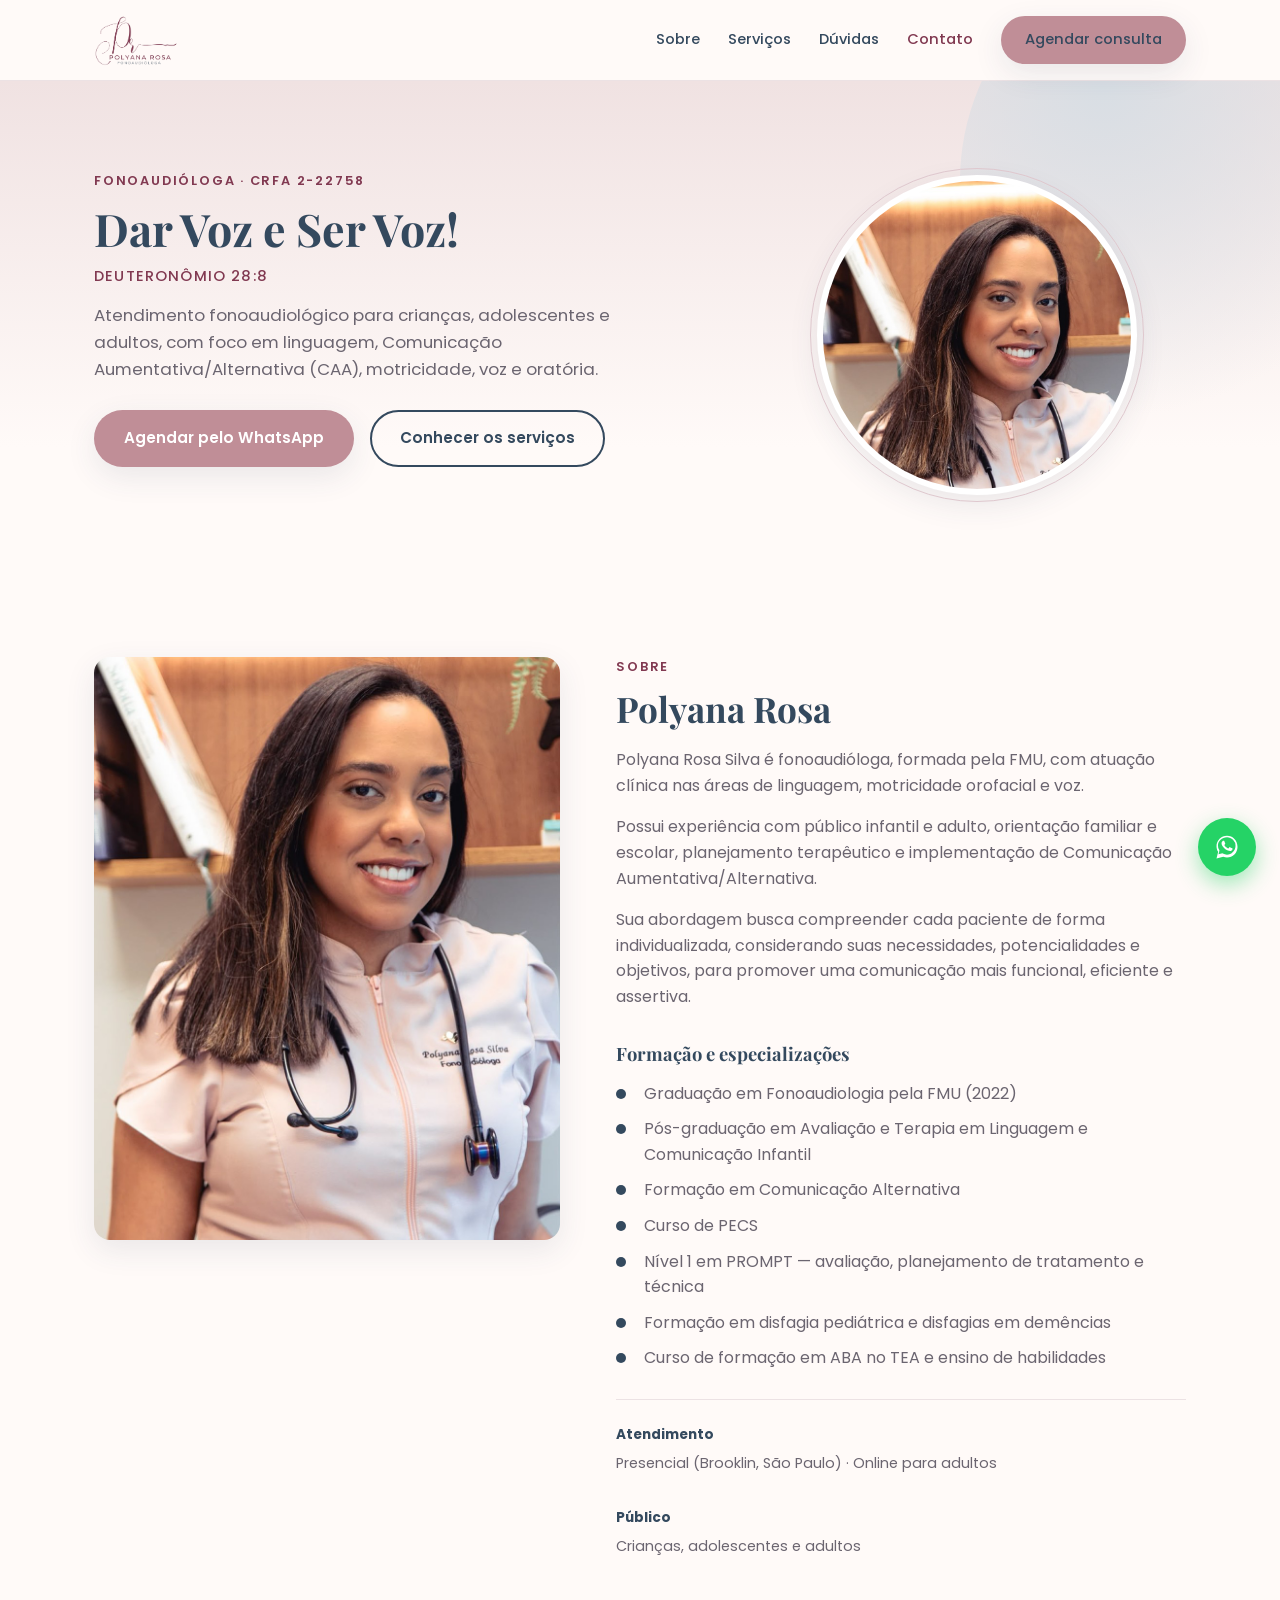
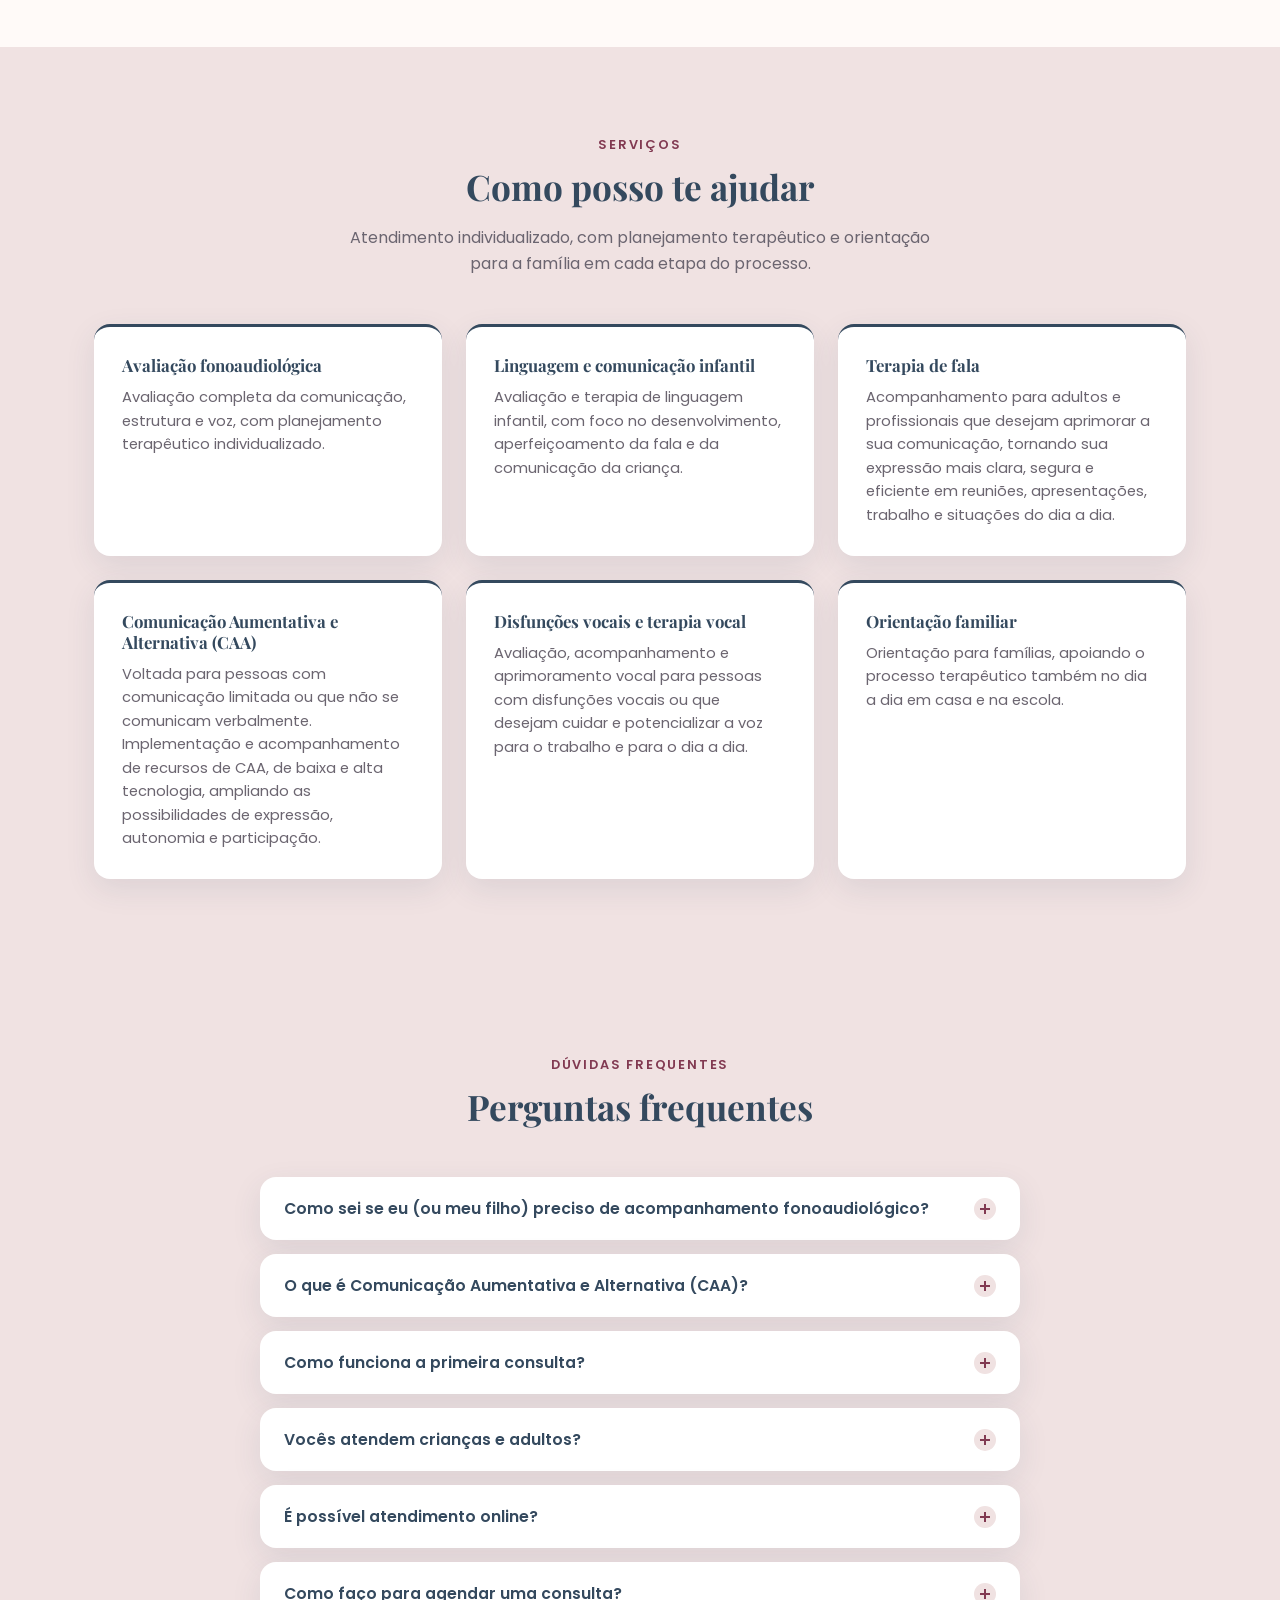
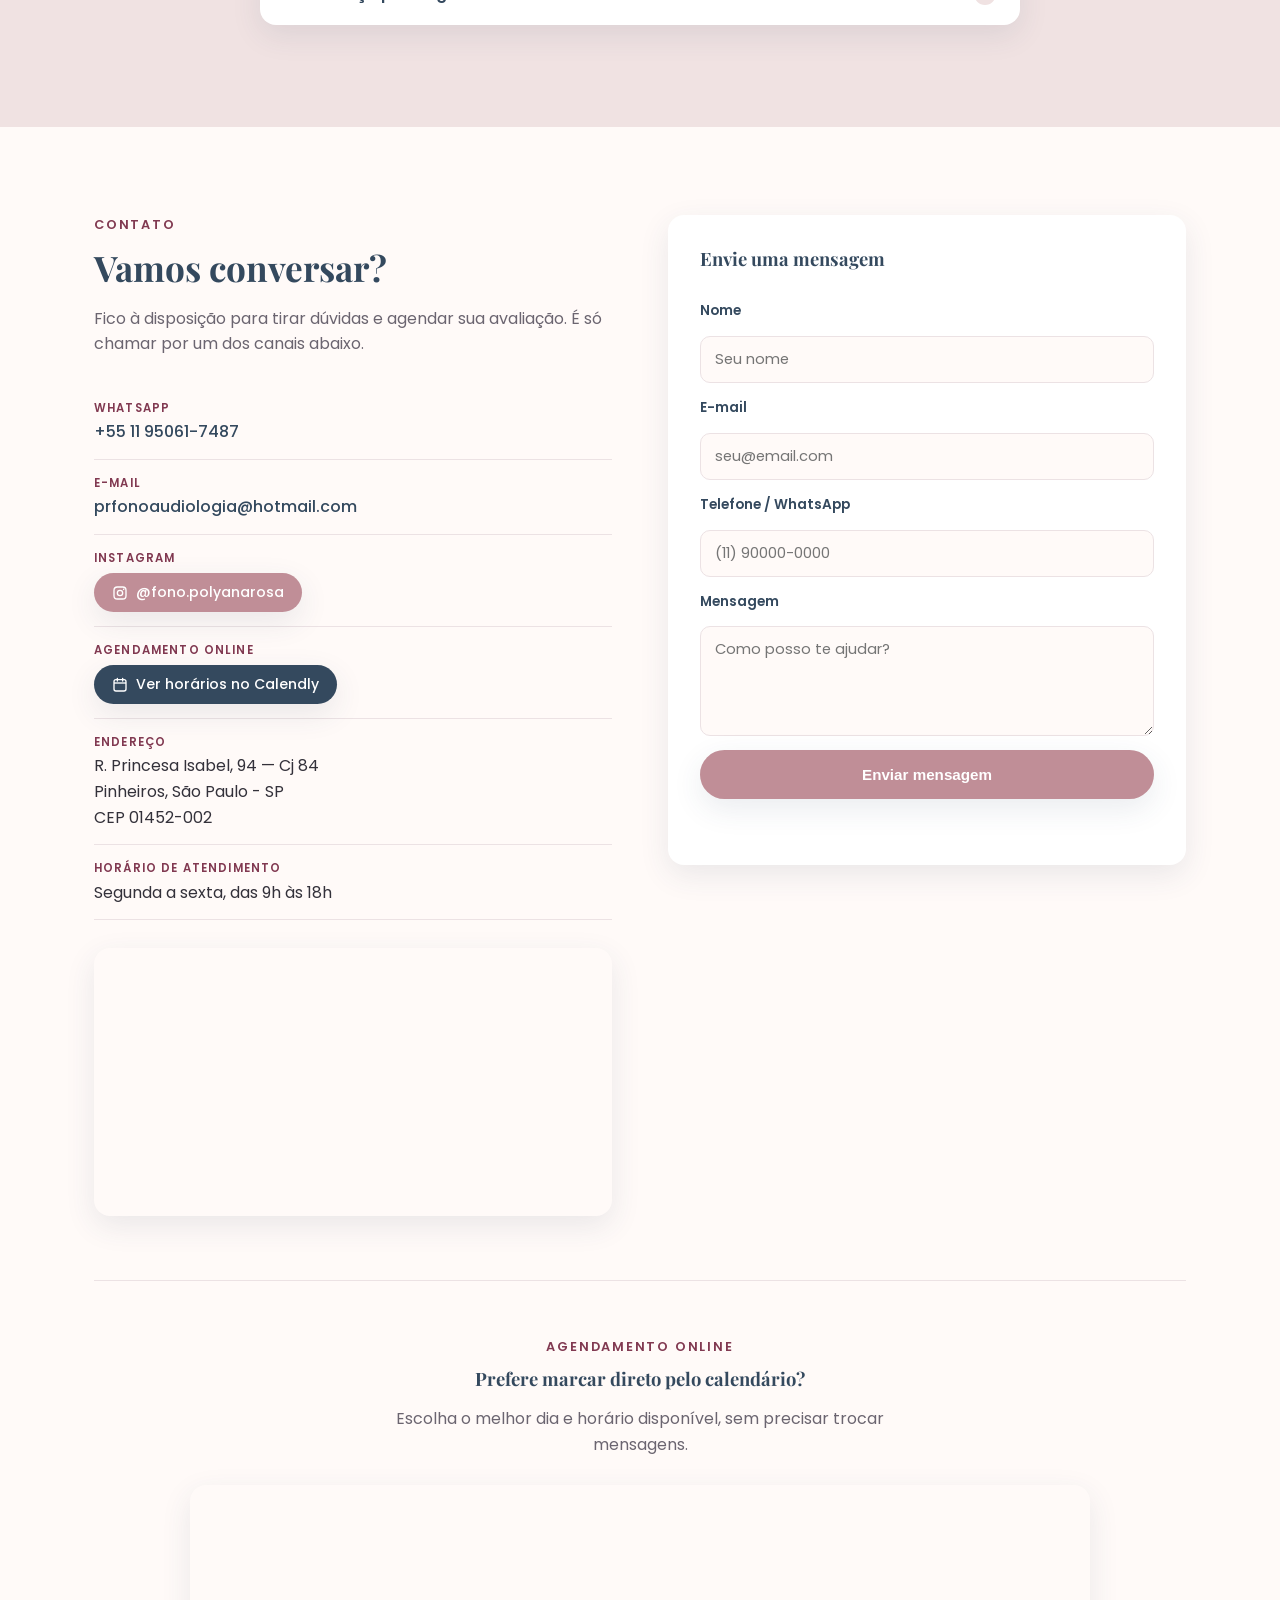
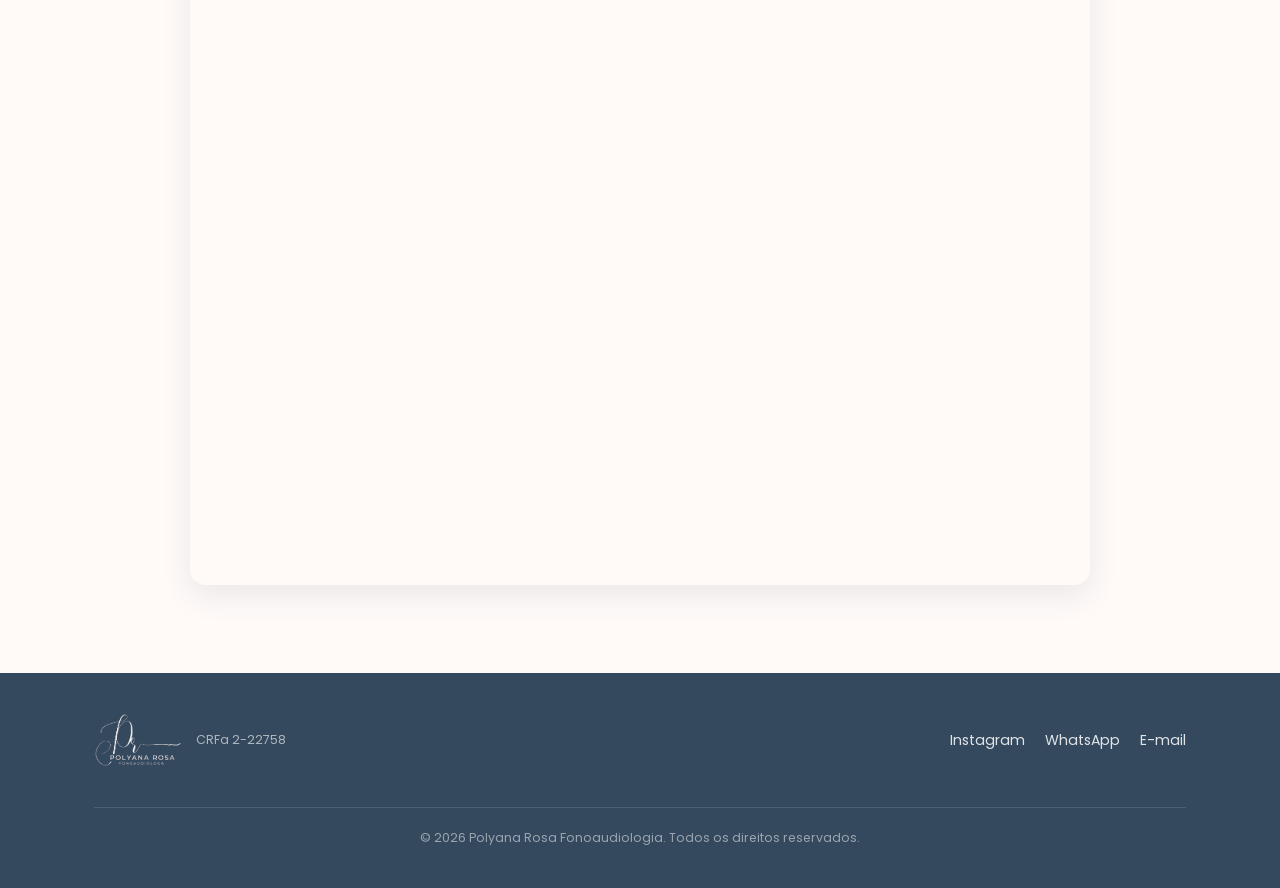
<file: prfonoaudiologia-site/index.html>
<!DOCTYPE html>
<html lang="pt-BR">
<head>
<meta charset="UTF-8">
<meta name="viewport" content="width=device-width, initial-scale=1.0">
<title>Polyana Rosa | Fonoaudióloga em Brooklin, São Paulo</title>
<meta name="description" content="Polyana Rosa, fonoaudióloga (CRFa 2-22758). Atendimento em linguagem infantil, Comunicação Alternativa (CAA), voz e oratória. Consultório no Brooklin, São Paulo.">

<!-- Open Graph / compartilhamento no WhatsApp e redes sociais -->
<meta property="og:type" content="website">
<meta property="og:title" content="Polyana Rosa | Fonoaudióloga">
<meta property="og:description" content="Dar Voz e Ser Voz! Atendimento fonoaudiológico em linguagem infantil, Comunicação Alternativa (CAA), voz e oratória. Brooklin, São Paulo.">
<meta property="og:url" content="https://www.prfonoaudiologia.com.br">
<meta property="og:image" content="https://www.prfonoaudiologia.com.br/assets/og-image.jpg">
<meta property="og:locale" content="pt_BR">

<!-- TROCAR: favicon -->
<link rel="icon" type="image/png" href="assets/favicon.png">

<link rel="preconnect" href="https://fonts.googleapis.com">
<link rel="preconnect" href="https://fonts.gstatic.com" crossorigin>
<link href="https://fonts.googleapis.com/css2?family=Parisienne&family=Playfair+Display:ital,wght@0,500;0,600;0,700;1,500;1,600&family=Poppins:wght@300;400;500;600;700&display=swap" rel="stylesheet">

<link rel="stylesheet" href="css/style.css">
</head>
<body>

<!-- ===== HEADER / NAVEGAÇÃO ===== -->
<header class="site-header" id="topo">
  <div class="container header-inner">
    <a href="#topo" class="logo">
      <img src="assets/logo-full-wine.png" alt="Polyana Rosa Fonoaudióloga" class="logo-img">
    </a>

    <nav class="main-nav" id="mainNav">
      <a href="#sobre">Sobre</a>
      <a href="#servicos">Serviços</a>
      <a href="#faq">Dúvidas</a>
      <a href="#contato">Contato</a>
      <a href="https://wa.me/5511950617487?text=Ol%C3%A1%2C%20Polyana!%20Vim%20pelo%20site%20e%20gostaria%20de%20agendar%20uma%20consulta." target="_blank" rel="noopener" class="btn btn-primary btn-nav">Agendar consulta</a>
    </nav>

    <button class="nav-toggle" id="navToggle" aria-label="Abrir menu" aria-expanded="false">
      <span></span><span></span><span></span>
    </button>
  </div>
</header>

<main>

  <!-- ===== HERO / INÍCIO ===== -->
  <section class="hero">
    <div class="hero-shape" aria-hidden="true"></div>
    <div class="container hero-inner">
      <div class="hero-text">
        <p class="eyebrow">Fonoaudióloga · CRFa 2-22758</p>
        <h1>Dar Voz e Ser Voz!<cite class="hero-cite">Deuteronômio 28:8</cite></h1>
        <p class="hero-lede">
          Atendimento fonoaudiológico para crianças, adolescentes e adultos, com foco em
          linguagem, Comunicação Aumentativa/Alternativa (CAA), motricidade, voz e oratória.
        </p>
        <div class="hero-actions">
          <a href="https://wa.me/5511950617487?text=Ol%C3%A1%2C%20Polyana!%20Vim%20pelo%20site%20e%20gostaria%20de%20agendar%20uma%20consulta." target="_blank" rel="noopener" class="btn btn-primary">
            Agendar pelo WhatsApp
          </a>
          <a href="#servicos" class="btn btn-outline">Conhecer os serviços</a>
        </div>
      </div>

      <div class="hero-media">
        <div class="hero-photo-frame">
          <img src="assets/photo-hero.jpg" alt="Polyana Rosa, fonoaudióloga" class="hero-photo">
        </div>
      </div>
    </div>
  </section>

  <!-- ===== SOBRE ===== -->
  <section id="sobre" class="section">
    <div class="container about-grid">
      <div class="about-media">
        <img src="assets/photo-about.jpg" alt="Polyana Rosa em seu consultório" class="about-photo">
      </div>

      <div class="about-text">
        <p class="eyebrow">Sobre</p>
        <h2>Polyana Rosa</h2>
        <p>
          Polyana Rosa Silva é fonoaudióloga, formada pela FMU, com atuação clínica nas áreas de
          linguagem, motricidade orofacial e voz.
        </p>
        <p>
          Possui experiência com público infantil e adulto, orientação familiar e escolar,
          planejamento terapêutico e implementação de Comunicação Aumentativa/Alternativa.
        </p>
        <p>
          Sua abordagem busca compreender cada paciente de forma individualizada, considerando suas
          necessidades, potencialidades e objetivos, para promover uma comunicação mais funcional,
          eficiente e assertiva.
        </p>

        <h3 class="about-subtitle">Formação e especializações</h3>
        <ul class="check-list">
          <li>Graduação em Fonoaudiologia pela FMU (2022)</li>
          <li>Pós-graduação em Avaliação e Terapia em Linguagem e Comunicação Infantil</li>
          <li>Formação em Comunicação Alternativa</li>
          <li>Curso de PECS</li>
          <li>Nível 1 em PROMPT — avaliação, planejamento de tratamento e técnica</li>
          <li>Formação em disfagia pediátrica e disfagias em demências</li>
          <li>Curso de formação em ABA no TEA e ensino de habilidades</li>
        </ul>

        <div class="about-meta">
          <div>
            <strong>Atendimento</strong>
            <span>Presencial (Brooklin, São Paulo) · Online para adultos</span>
          </div>
          <div>
            <strong>Público</strong>
            <span>Crianças, adolescentes e adultos</span>
          </div>
        </div>
      </div>
    </div>
  </section>

  <!-- ===== SERVIÇOS ===== -->
  <section id="servicos" class="section section-tint">
    <div class="container">
      <p class="eyebrow center">Serviços</p>
      <h2 class="center">Como posso te ajudar</h2>
      <p class="section-lede center">
        Atendimento individualizado, com planejamento terapêutico e orientação para a família em
        cada etapa do processo.
      </p>

      <div class="services-grid">
        <article class="service-card">
          <h3>Avaliação fonoaudiológica</h3>
          <p>Avaliação completa da comunicação, estrutura e voz, com planejamento terapêutico individualizado.</p>
        </article>

        <article class="service-card">
          <h3>Linguagem e comunicação infantil</h3>
          <p>Avaliação e terapia de linguagem infantil, com foco no desenvolvimento, aperfeiçoamento da fala e da comunicação da criança.</p>
        </article>

        <article class="service-card">
          <h3>Terapia de fala</h3>
          <p>Acompanhamento para adultos e profissionais que desejam aprimorar a sua comunicação, tornando sua expressão mais clara, segura e eficiente em reuniões, apresentações, trabalho e situações do dia a dia.</p>
        </article>

        <article class="service-card">
          <h3>Comunicação Aumentativa e Alternativa (CAA)</h3>
          <p>Voltada para pessoas com comunicação limitada ou que não se comunicam verbalmente. Implementação e acompanhamento de recursos de CAA, de baixa e alta tecnologia, ampliando as possibilidades de expressão, autonomia e participação.</p>
        </article>

        <article class="service-card">
          <h3>Disfunções vocais e terapia vocal</h3>
          <p>Avaliação, acompanhamento e aprimoramento vocal para pessoas com disfunções vocais ou que desejam cuidar e potencializar a voz para o trabalho e para o dia a dia.</p>
        </article>

        <article class="service-card">
          <h3>Orientação familiar</h3>
          <p>Orientação para famílias, apoiando o processo terapêutico também no dia a dia em casa e na escola.</p>
        </article>
      </div>
    </div>
  </section>

  <!-- ===== FAQ ===== -->
  <section id="faq" class="section section-tint">
    <div class="container">
      <p class="eyebrow center">Dúvidas frequentes</p>
      <h2 class="center">Perguntas frequentes</h2>

      <div class="faq-list">
        <div class="faq-item">
          <button class="faq-question" aria-expanded="false">
            Como sei se eu (ou meu filho) preciso de acompanhamento fonoaudiológico?
            <span class="faq-icon" aria-hidden="true"></span>
          </button>
          <div class="faq-answer">
            <p>Se houver dificuldades ou incômodos relacionados à fala, linguagem, comunicação ou
            voz, o acompanhamento fonoaudiológico pode ajudar.</p>
            <p>Mesmo que ainda não exista um problema, você pode buscar orientação para prevenir
            dificuldades e cuidar da comunicação. Na dúvida, uma primeira consulta pode ser um
            espaço para conversar, tirar dúvidas e entender se há necessidade de acompanhamento.</p>
          </div>
        </div>

        <div class="faq-item">
          <button class="faq-question" aria-expanded="false">
            O que é Comunicação Aumentativa e Alternativa (CAA)?
            <span class="faq-icon" aria-hidden="true"></span>
          </button>
          <div class="faq-answer">
            <p>A Comunicação Aumentativa e Alternativa (CAA) reúne estratégias e recursos que ajudam
            crianças e adultos com comunicação limitada ou que não se comunicam verbalmente a
            expressar necessidades, ideias, sentimentos e escolhas.</p>
            <p>Pode ser indicada para pessoas com TEA, apraxia de fala, deficiência intelectual,
            doenças neurológicas, deficiências múltiplas, condições que afetam temporariamente a
            fala, vocabulário reduzido, entre outras situações.</p>
            <p>Os recursos podem ser de baixa ou alta tecnologia, como pranchas de comunicação,
            símbolos, gestos e aplicativos. O objetivo é ampliar a comunicação, a autonomia e a
            participação no dia a dia.</p>
          </div>
        </div>

        <div class="faq-item">
          <button class="faq-question" aria-expanded="false">
            Como funciona a primeira consulta?
            <span class="faq-icon" aria-hidden="true"></span>
          </button>
          <div class="faq-answer">
            <p>A primeira consulta é gratuita e pode ser realizada de forma presencial ou online. É
            um momento para conversar, conhecer o caso, entender as necessidades, tirar dúvidas e
            orientar sobre os próximos passos.</p>
            <p>A partir dessa conversa, verificamos se existe necessidade de acompanhamento
            fonoaudiológico e qual a melhor forma de conduzir o caso. Quando indicado, seguimos
            para a avaliação fonoaudiológica, solicitação de exames complementares (se necessário),
            e posteriormente para o acompanhamento terapêutico individualizado.</p>
            <p>O jeito mais rápido é entrar em contato pelo WhatsApp, através do botão "Agendar
            pelo WhatsApp" disponível no site. É só clicar e iniciar a conversa para tirar suas
            dúvidas e combinar o melhor horário.</p>
          </div>
        </div>

        <div class="faq-item">
          <button class="faq-question" aria-expanded="false">
            Vocês atendem crianças e adultos?
            <span class="faq-icon" aria-hidden="true"></span>
          </button>
          <div class="faq-answer">
            <p>Sim. O atendimento é voltado a crianças, adolescentes e adultos, com abordagem e
            objetivos terapêuticos adaptados a cada faixa etária e necessidade.</p>
          </div>
        </div>

        <div class="faq-item">
          <button class="faq-question" aria-expanded="false">
            É possível atendimento online?
            <span class="faq-icon" aria-hidden="true"></span>
          </button>
          <div class="faq-answer">
            <p>O atendimento é majoritariamente presencial, no consultório no Brooklin (São Paulo).
            O formato online está disponível apenas para pacientes adultos.</p>
          </div>
        </div>

        <div class="faq-item">
          <button class="faq-question" aria-expanded="false">
            Como faço para agendar uma consulta?
            <span class="faq-icon" aria-hidden="true"></span>
          </button>
          <div class="faq-answer">
            <p>O jeito mais rápido é chamar no WhatsApp pelo botão espalhado pelo site — é só
            clicar em "Agendar pelo WhatsApp" para iniciar a conversa.</p>
          </div>
        </div>
      </div>
    </div>
  </section>

  <!-- ===== CONTATO ===== -->
  <section id="contato" class="section">
    <div class="container contact-grid">
      <div class="contact-info">
        <p class="eyebrow">Contato</p>
        <h2>Vamos conversar?</h2>
        <p class="section-lede">
          Fico à disposição para tirar dúvidas e agendar sua avaliação. É só chamar por um dos
          canais abaixo.
        </p>

        <ul class="contact-list">
          <li>
            <span class="contact-label">WhatsApp</span>
            <a href="https://wa.me/5511950617487?text=Ol%C3%A1%2C%20Polyana!%20Vim%20pelo%20site%20e%20gostaria%20de%20agendar%20uma%20consulta." target="_blank" rel="noopener">+55 11 95061-7487</a>
          </li>
          <li>
            <span class="contact-label">E-mail</span>
            <a href="mailto:prfonoaudiologia@hotmail.com">prfonoaudiologia@hotmail.com</a>
          </li>
          <li>
            <span class="contact-label">Instagram</span>
            <a class="contact-instagram-btn" href="https://www.instagram.com/fono.polyanarosa/" target="_blank" rel="noopener">
              <svg width="16" height="16" viewBox="0 0 24 24" fill="none" aria-hidden="true" focusable="false">
                <rect x="3" y="3" width="18" height="18" rx="5" stroke="currentColor" stroke-width="2"/>
                <circle cx="12" cy="12" r="4" stroke="currentColor" stroke-width="2"/>
                <circle cx="17.5" cy="6.5" r="1.2" fill="currentColor"/>
              </svg>
              @fono.polyanarosa
            </a>
          </li>
          <li>
            <span class="contact-label">Agendamento online</span>
            <a class="contact-calendly-btn" href="https://calendly.com/prfonoaudiologia" target="_blank" rel="noopener">
              <svg width="16" height="16" viewBox="0 0 24 24" fill="none" aria-hidden="true" focusable="false">
                <rect x="3" y="4" width="18" height="17" rx="3" stroke="currentColor" stroke-width="2"/>
                <path d="M3 9h18" stroke="currentColor" stroke-width="2"/>
                <path d="M8 2v4M16 2v4" stroke="currentColor" stroke-width="2" stroke-linecap="round"/>
              </svg>
              Ver horários no Calendly
            </a>
          </li>
          <li>
            <span class="contact-label">Endereço</span>
            <span>R. Princesa Isabel, 94 — Cj 84<br>
            Pinheiros, São Paulo - SP<br>
            CEP 01452-002</span>
          </li>
          <li>
            <span class="contact-label">Horário de atendimento</span>
            <span>Segunda a sexta, das 9h às 18h</span>
          </li>
        </ul>

        <div class="map-wrapper">
          <iframe
            title="Localização do consultório"
            src="https://www.google.com/maps?q=R.+Princesa+Isabel,+94+-+Pinheiros,+S%C3%A3o+Paulo+-+SP,+01452-002&output=embed"
            width="100%" height="260" style="border:0;" allowfullscreen="" loading="lazy" referrerpolicy="no-referrer-when-downgrade">
          </iframe>
        </div>
      </div>

      <div class="contact-form-wrapper">
        <!-- Formulário de contato via Formspree (gratuito, sem precisar de servidor próprio). -->
        <form id="contactForm" class="contact-form" action="https://formspree.io/f/mppzabrn" method="POST">
          <h3>Envie uma mensagem</h3>

          <label for="name">Nome</label>
          <input type="text" id="name" name="name" required placeholder="Seu nome">

          <label for="email">E-mail</label>
          <input type="email" id="email" name="email" required placeholder="seu@email.com">

          <label for="phone">Telefone / WhatsApp</label>
          <input type="tel" id="phone" name="phone" placeholder="(11) 90000-0000">

          <label for="message">Mensagem</label>
          <textarea id="message" name="message" rows="4" required placeholder="Como posso te ajudar?"></textarea>

          <button type="submit" class="btn btn-primary btn-block">Enviar mensagem</button>
          <p class="form-status" id="formStatus" role="status"></p>
        </form>
      </div>
    </div>

    <div class="container">
      <div class="calendly-block">
        <p class="eyebrow">Agendamento online</p>
        <h3>Prefere marcar direto pelo calendário?</h3>
        <p class="section-lede">Escolha o melhor dia e horário disponível, sem precisar trocar mensagens.</p>
        <div class="calendly-inline-widget" data-url="https://calendly.com/prfonoaudiologia" style="min-width:280px;height:700px;"></div>
      </div>
    </div>
  </section>

</main>

<!-- ===== FOOTER ===== -->
<footer class="site-footer">
  <div class="container footer-inner">
    <div class="footer-brand">
      <img src="assets/logo-full-white.png" alt="Polyana Rosa Fonoaudióloga" class="footer-logo-img">
      <span class="footer-crfa">CRFa 2-22758</span>
    </div>

    <div class="footer-social">
      <a href="https://www.instagram.com/fono.polyanarosa/" target="_blank" rel="noopener" aria-label="Instagram">Instagram</a>
      <a href="https://wa.me/5511950617487" target="_blank" rel="noopener" aria-label="WhatsApp">WhatsApp</a>
      <a href="mailto:prfonoaudiologia@hotmail.com" aria-label="E-mail">E-mail</a>
    </div>

    <p class="footer-copy">&copy; <span id="year"></span> Polyana Rosa Fonoaudiologia. Todos os direitos reservados.</p>
  </div>
</footer>

<!-- Botão flutuante de WhatsApp -->
<a class="whatsapp-float" href="https://wa.me/5511950617487?text=Ol%C3%A1%2C%20Polyana!%20Vim%20pelo%20site%20e%20gostaria%20de%20agendar%20uma%20consulta." target="_blank" rel="noopener" aria-label="Conversar no WhatsApp">
  <svg viewBox="0 0 32 32" width="28" height="28" aria-hidden="true"><path fill="currentColor" d="M16.01 3C9.38 3 4 8.38 4 15.01c0 2.39.7 4.61 1.9 6.48L4 29l7.68-1.85a11.9 11.9 0 0 0 4.33.81h.01c6.63 0 12.01-5.38 12.01-12.01C28.03 8.38 22.65 3 16.01 3zm0 21.8h-.01c-1.7 0-3.37-.46-4.83-1.33l-.35-.2-4.55 1.1 1.12-4.44-.23-.36a9.75 9.75 0 0 1-1.5-5.56C5.66 9.47 10.29 4.84 16.01 4.84c2.6 0 5.05 1.02 6.89 2.86a9.68 9.68 0 0 1 2.85 6.9c0 5.62-4.63 10.2-9.74 10.2zm5.62-7.65c-.31-.15-1.82-.9-2.1-1-.28-.1-.49-.15-.69.15-.2.31-.79 1-.97 1.2-.18.21-.36.23-.67.08-.31-.15-1.29-.47-2.46-1.51-.91-.81-1.52-1.81-1.7-2.12-.18-.31-.02-.47.13-.62.14-.14.31-.36.46-.54.15-.18.2-.31.31-.51.1-.21.05-.39-.02-.54-.08-.15-.69-1.66-.94-2.28-.25-.6-.5-.52-.69-.53h-.59c-.2 0-.54.08-.82.39-.28.31-1.08 1.05-1.08 2.57s1.1 2.98 1.25 3.19c.15.21 2.17 3.32 5.26 4.65.74.32 1.31.51 1.76.65.74.24 1.41.2 1.94.12.59-.09 1.82-.74 2.08-1.46.26-.72.26-1.33.18-1.46-.08-.13-.28-.21-.59-.36z"/></svg>
</a>

<script src="https://assets.calendly.com/assets/external/widget.js" async></script>
<script src="js/script.js"></script>
</body>
</html>
</file>
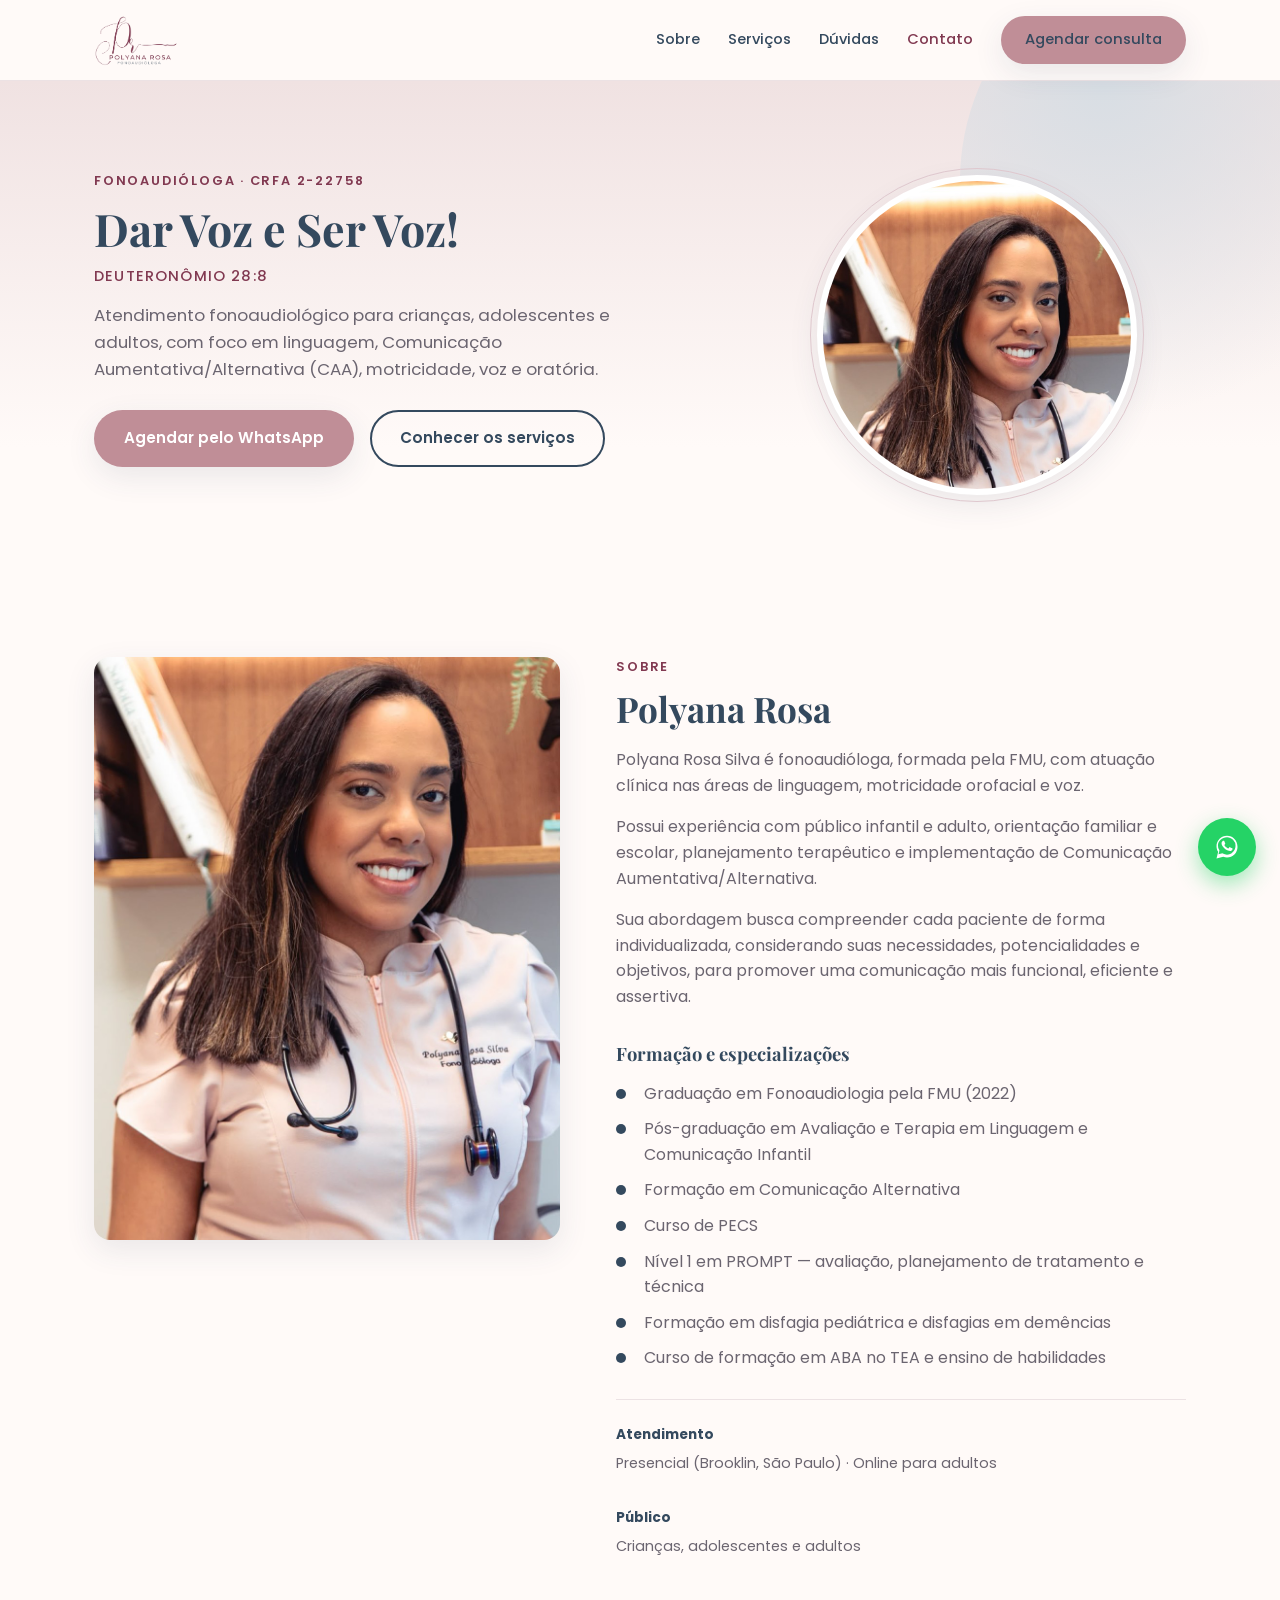
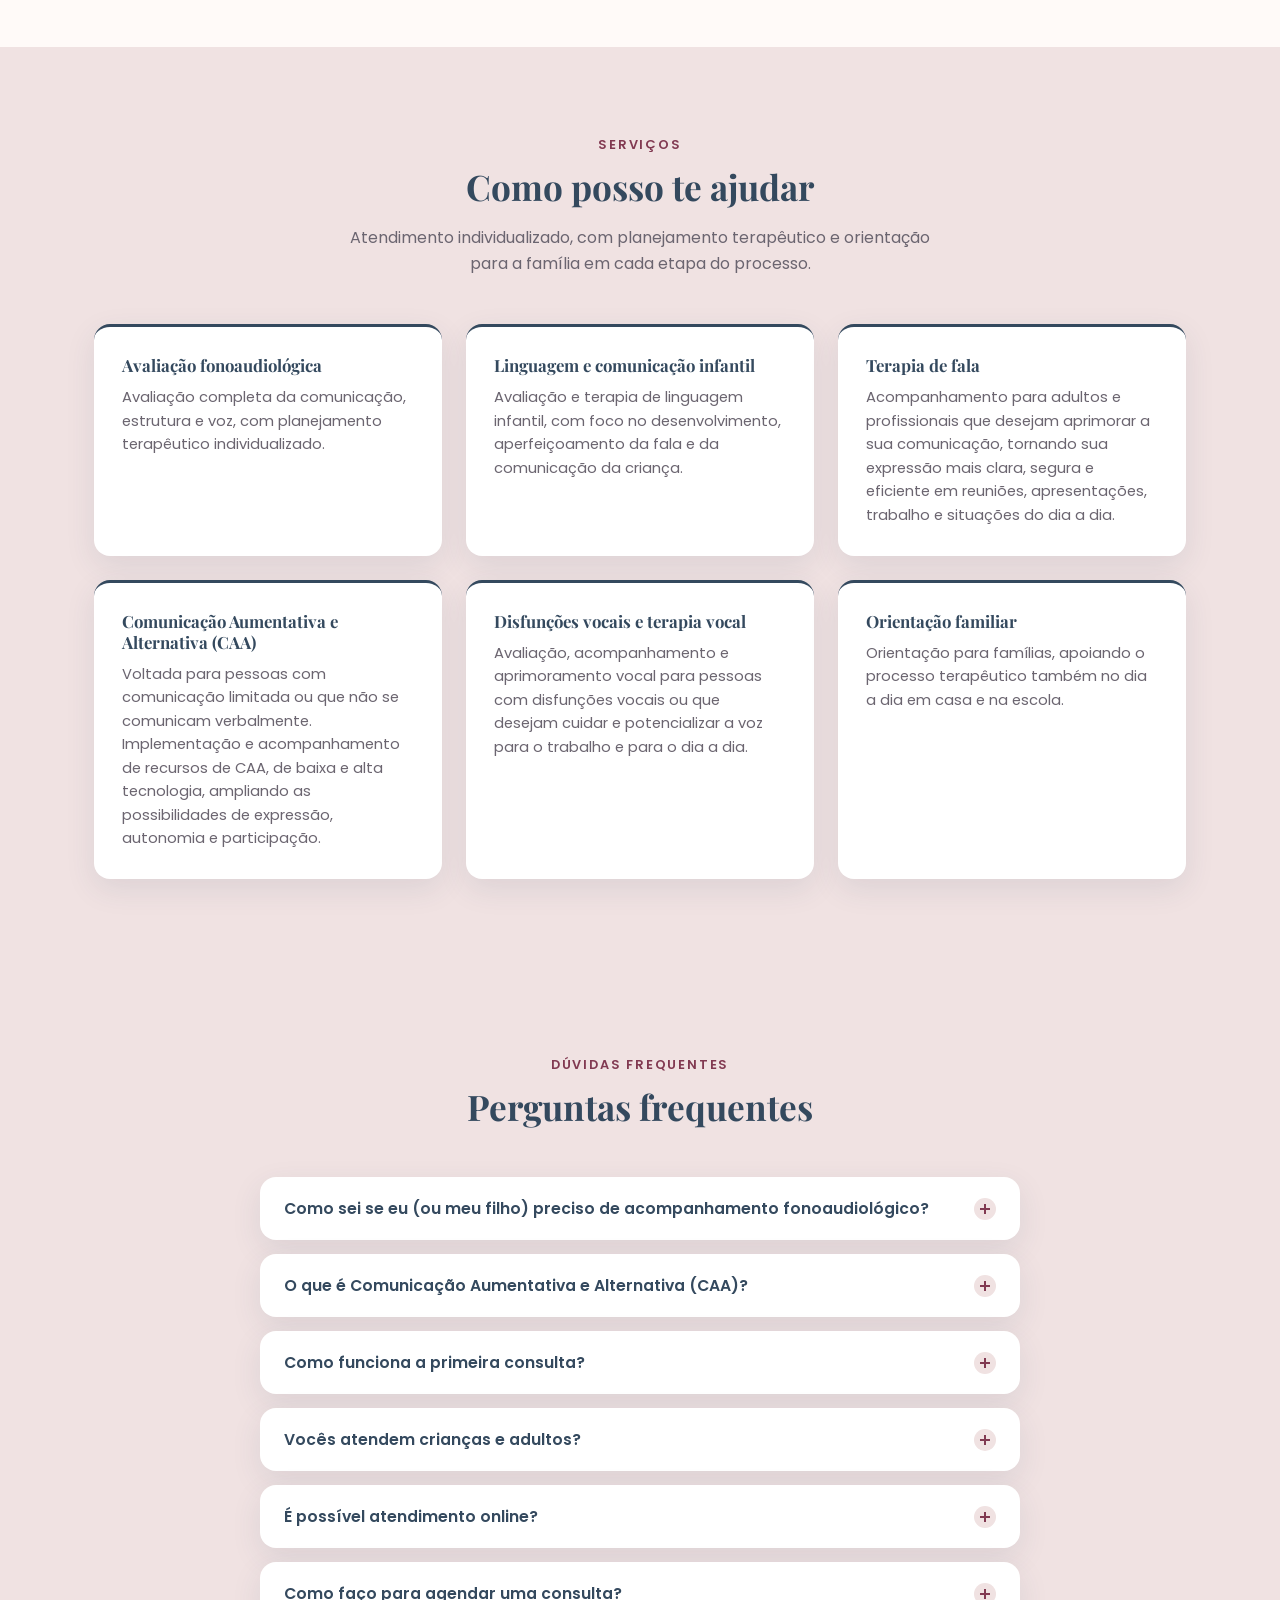
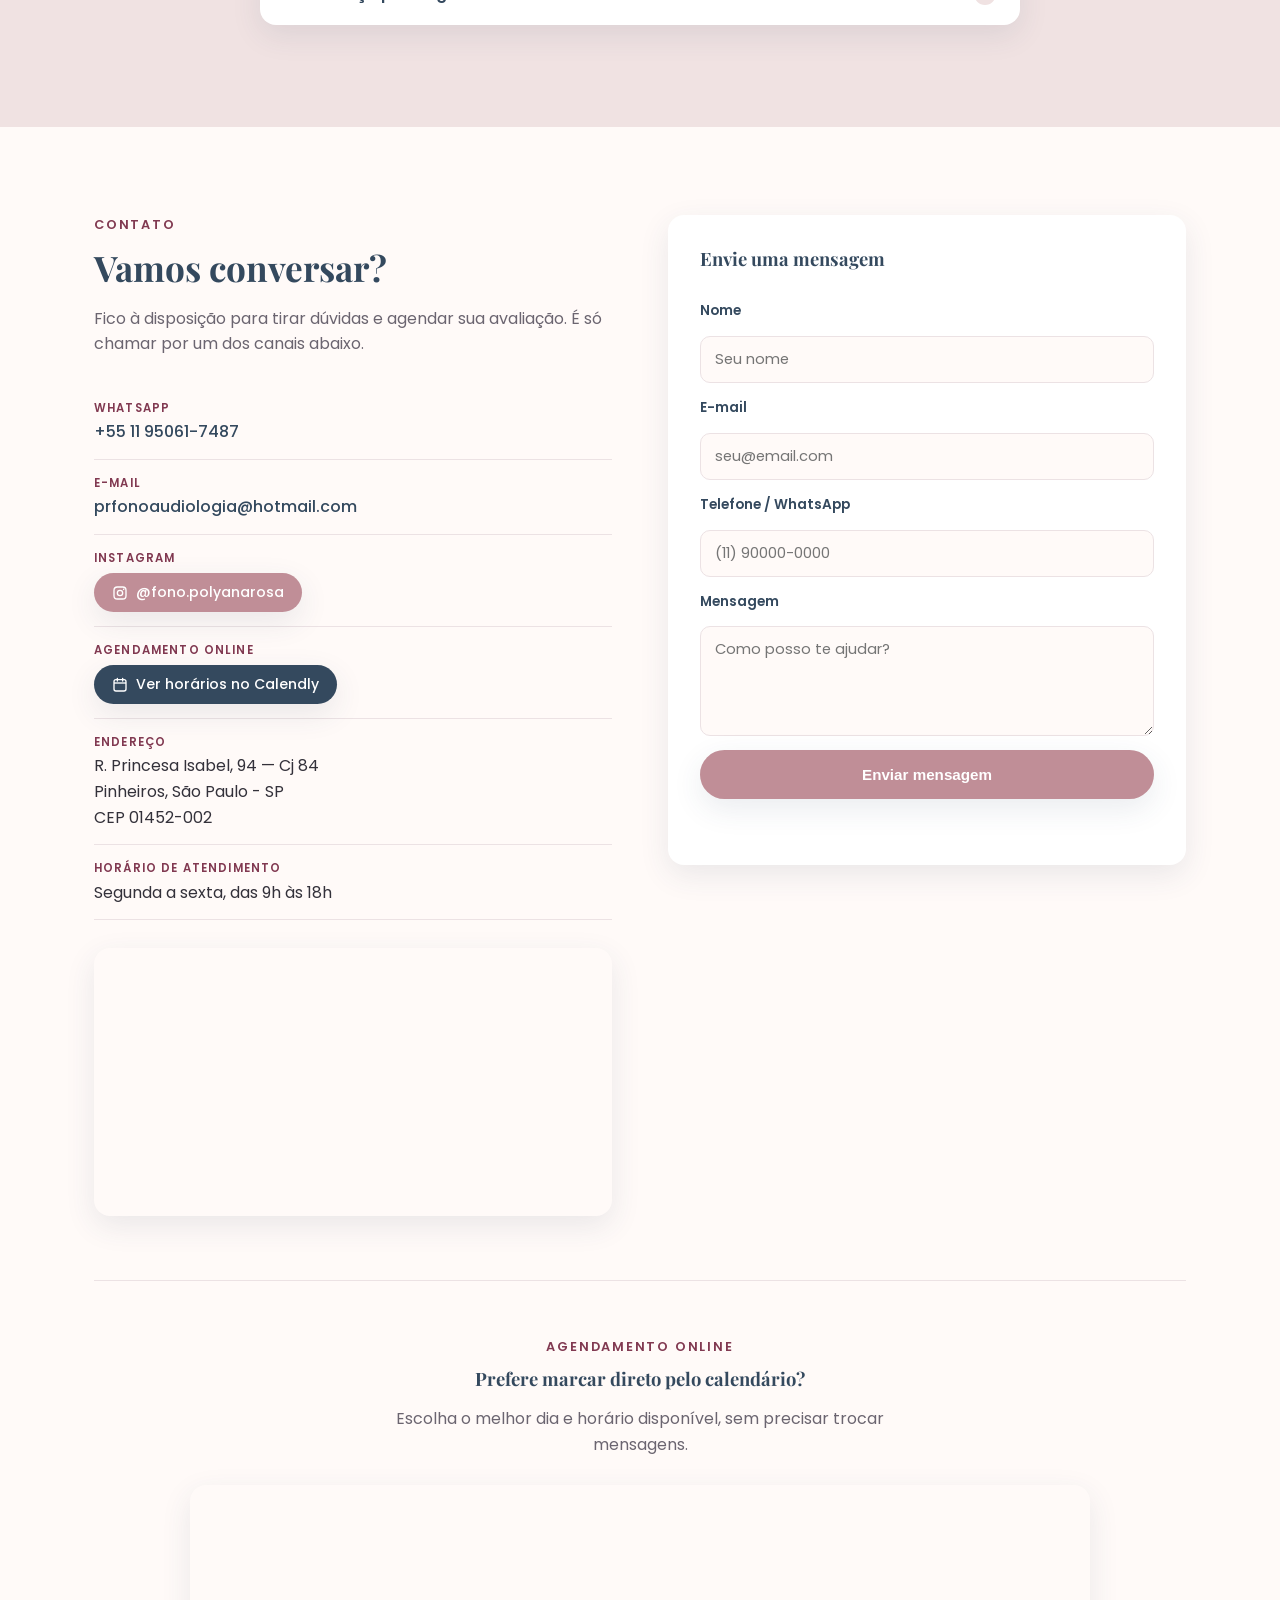
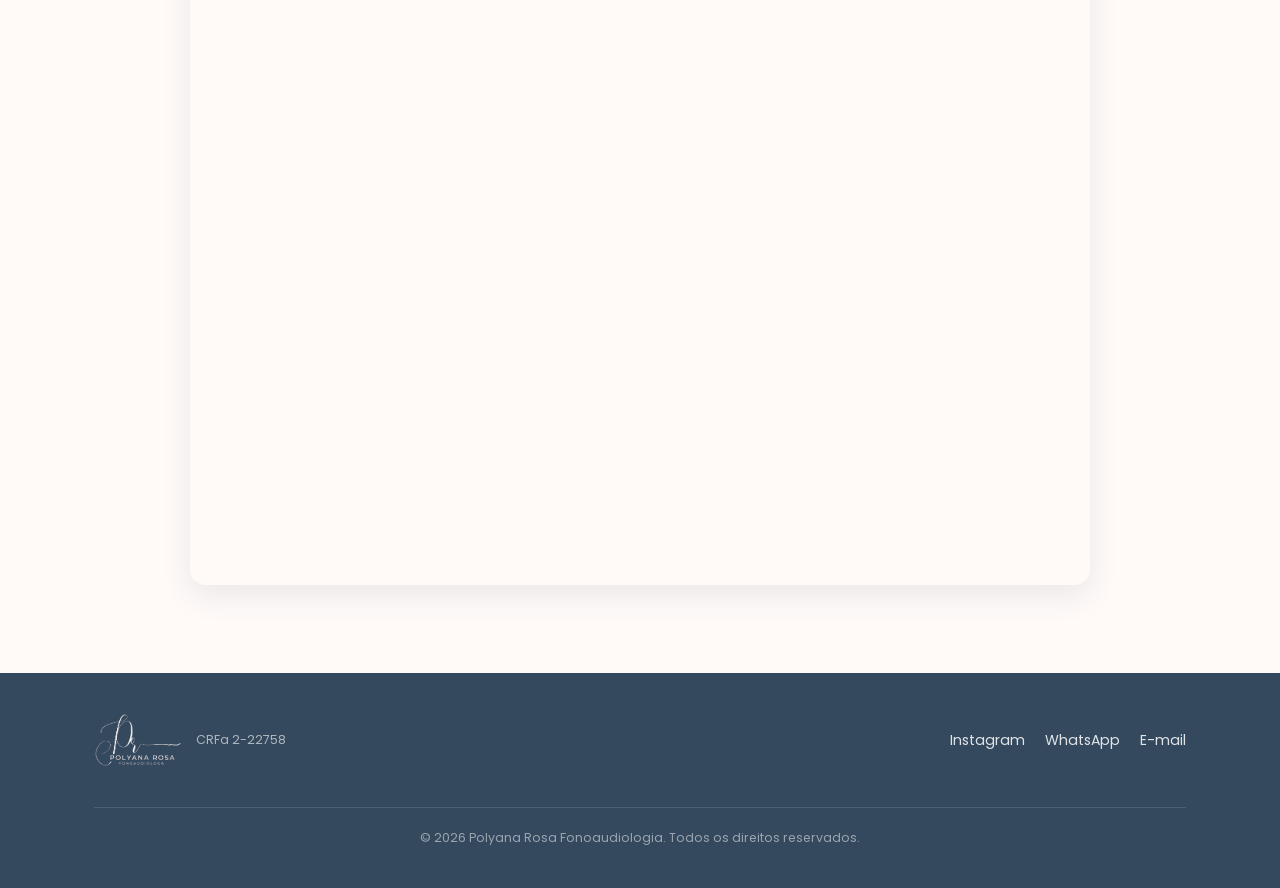
<file: prfonoaudiologia-site/prfonoaudiologia-site/index.html>
<!DOCTYPE html>
<html lang="pt-BR">
<head>
<meta charset="UTF-8">
<meta name="viewport" content="width=device-width, initial-scale=1.0">
<title>Polyana Rosa | Fonoaudióloga em Brooklin, São Paulo</title>
<meta name="description" content="Polyana Rosa, fonoaudióloga (CRFa 2-22758). Atendimento em linguagem infantil, Comunicação Alternativa (CAA), voz e oratória. Consultório no Brooklin, São Paulo.">

<!-- Open Graph / compartilhamento no WhatsApp e redes sociais -->
<meta property="og:type" content="website">
<meta property="og:title" content="Polyana Rosa | Fonoaudióloga">
<meta property="og:description" content="Dar Voz e Ser Voz! Atendimento fonoaudiológico em linguagem infantil, Comunicação Alternativa (CAA), voz e oratória. Brooklin, São Paulo.">
<meta property="og:url" content="https://www.prfono.com.br">
<meta property="og:image" content="https://www.prfono.com.br/assets/og-image.jpg">
<meta property="og:locale" content="pt_BR">

<!-- TROCAR: favicon -->
<link rel="icon" type="image/png" href="assets/favicon.png">

<link rel="preconnect" href="https://fonts.googleapis.com">
<link rel="preconnect" href="https://fonts.gstatic.com" crossorigin>
<link href="https://fonts.googleapis.com/css2?family=Parisienne&family=Playfair+Display:ital,wght@0,500;0,600;0,700;1,500;1,600&family=Poppins:wght@300;400;500;600;700&display=swap" rel="stylesheet">

<link rel="stylesheet" href="css/style.css">
</head>
<body>

<!-- ===== HEADER / NAVEGAÇÃO ===== -->
<header class="site-header" id="topo">
  <div class="container header-inner">
    <a href="#topo" class="logo">
      <img src="assets/logo-full-wine.png" alt="Polyana Rosa Fonoaudióloga" class="logo-img">
    </a>

    <nav class="main-nav" id="mainNav">
      <a href="#sobre">Sobre</a>
      <a href="#servicos">Serviços</a>
      <a href="#faq">Dúvidas</a>
      <a href="#contato">Contato</a>
      <a href="https://wa.me/5511950617487?text=Ol%C3%A1%2C%20Polyana!%20Vim%20pelo%20site%20e%20gostaria%20de%20agendar%20uma%20consulta." target="_blank" rel="noopener" class="btn btn-primary btn-nav">Agendar consulta</a>
    </nav>

    <button class="nav-toggle" id="navToggle" aria-label="Abrir menu" aria-expanded="false">
      <span></span><span></span><span></span>
    </button>
  </div>
</header>

<main>

  <!-- ===== HERO / INÍCIO ===== -->
  <section class="hero">
    <div class="hero-shape" aria-hidden="true"></div>
    <div class="container hero-inner">
      <div class="hero-text">
        <p class="eyebrow">Fonoaudióloga · CRFa 2-22758</p>
        <h1>Dar Voz e Ser Voz!<cite class="hero-cite">Deuteronômio 28:8</cite></h1>
        <p class="hero-lede">
          Atendimento fonoaudiológico para crianças, adolescentes e adultos, com foco em
          linguagem, Comunicação Aumentativa/Alternativa (CAA), motricidade, voz e oratória.
        </p>
        <div class="hero-actions">
          <a href="https://wa.me/5511950617487?text=Ol%C3%A1%2C%20Polyana!%20Vim%20pelo%20site%20e%20gostaria%20de%20agendar%20uma%20consulta." target="_blank" rel="noopener" class="btn btn-primary">
            Agendar pelo WhatsApp
          </a>
          <a href="#servicos" class="btn btn-outline">Conhecer os serviços</a>
        </div>
      </div>

      <div class="hero-media">
        <div class="hero-photo-frame">
          <img src="assets/photo-hero.jpg" alt="Polyana Rosa, fonoaudióloga" class="hero-photo">
        </div>
      </div>
    </div>
  </section>

  <!-- ===== SOBRE ===== -->
  <section id="sobre" class="section">
    <div class="container about-grid">
      <div class="about-media">
        <img src="assets/photo-about.jpg" alt="Polyana Rosa em seu consultório" class="about-photo">
      </div>

      <div class="about-text">
        <p class="eyebrow">Sobre</p>
        <h2>Polyana Rosa</h2>
        <p>
          Polyana Rosa Silva é fonoaudióloga, formada pela FMU, com atuação clínica nas áreas de
          linguagem, motricidade orofacial e voz.
        </p>
        <p>
          Possui experiência com público infantil e adulto, orientação familiar e escolar,
          planejamento terapêutico e implementação de Comunicação Aumentativa/Alternativa.
        </p>
        <p>
          Sua abordagem busca compreender cada paciente de forma individualizada, considerando suas
          necessidades, potencialidades e objetivos, para promover uma comunicação mais funcional,
          eficiente e assertiva.
        </p>

        <h3 class="about-subtitle">Formação e especializações</h3>
        <ul class="check-list">
          <li>Graduação em Fonoaudiologia pela FMU (2022)</li>
          <li>Pós-graduação em Avaliação e Terapia em Linguagem e Comunicação Infantil</li>
          <li>Formação em Comunicação Alternativa</li>
          <li>Curso de PECS</li>
          <li>Nível 1 em PROMPT — avaliação, planejamento de tratamento e técnica</li>
          <li>Formação em disfagia pediátrica e disfagias em demências</li>
          <li>Curso de formação em ABA no TEA e ensino de habilidades</li>
        </ul>

        <div class="about-meta">
          <div>
            <strong>Atendimento</strong>
            <span>Presencial (Brooklin, São Paulo) · Online para adultos</span>
          </div>
          <div>
            <strong>Público</strong>
            <span>Crianças, adolescentes e adultos</span>
          </div>
        </div>
      </div>
    </div>
  </section>

  <!-- ===== SERVIÇOS ===== -->
  <section id="servicos" class="section section-tint">
    <div class="container">
      <p class="eyebrow center">Serviços</p>
      <h2 class="center">Como posso te ajudar</h2>
      <p class="section-lede center">
        Atendimento individualizado, com planejamento terapêutico e orientação para a família em
        cada etapa do processo.
      </p>

      <div class="services-grid">
        <article class="service-card">
          <h3>Avaliação fonoaudiológica</h3>
          <p>Avaliação completa da comunicação, estrutura e voz, com planejamento terapêutico individualizado.</p>
        </article>

        <article class="service-card">
          <h3>Linguagem e comunicação infantil</h3>
          <p>Avaliação e terapia de linguagem infantil, com foco no desenvolvimento, aperfeiçoamento da fala e da comunicação da criança.</p>
        </article>

        <article class="service-card">
          <h3>Terapia de fala</h3>
          <p>Acompanhamento para adultos e profissionais que desejam aprimorar a sua comunicação, tornando sua expressão mais clara, segura e eficiente em reuniões, apresentações, trabalho e situações do dia a dia.</p>
        </article>

        <article class="service-card">
          <h3>Comunicação Aumentativa e Alternativa (CAA)</h3>
          <p>Voltada para pessoas com comunicação limitada ou que não se comunicam verbalmente. Implementação e acompanhamento de recursos de CAA, de baixa e alta tecnologia, ampliando as possibilidades de expressão, autonomia e participação.</p>
        </article>

        <article class="service-card">
          <h3>Disfunções vocais e terapia vocal</h3>
          <p>Avaliação, acompanhamento e aprimoramento vocal para pessoas com disfunções vocais ou que desejam cuidar e potencializar a voz para o trabalho e para o dia a dia.</p>
        </article>

        <article class="service-card">
          <h3>Orientação familiar</h3>
          <p>Orientação para famílias, apoiando o processo terapêutico também no dia a dia em casa e na escola.</p>
        </article>
      </div>
    </div>
  </section>

  <!-- ===== FAQ ===== -->
  <section id="faq" class="section section-tint">
    <div class="container">
      <p class="eyebrow center">Dúvidas frequentes</p>
      <h2 class="center">Perguntas frequentes</h2>

      <div class="faq-list">
        <div class="faq-item">
          <button class="faq-question" aria-expanded="false">
            Como sei se eu (ou meu filho) preciso de acompanhamento fonoaudiológico?
            <span class="faq-icon" aria-hidden="true"></span>
          </button>
          <div class="faq-answer">
            <p>Se houver dificuldades ou incômodos relacionados à fala, linguagem, comunicação ou
            voz, o acompanhamento fonoaudiológico pode ajudar.</p>
            <p>Mesmo que ainda não exista um problema, você pode buscar orientação para prevenir
            dificuldades e cuidar da comunicação. Na dúvida, uma primeira consulta pode ser um
            espaço para conversar, tirar dúvidas e entender se há necessidade de acompanhamento.</p>
          </div>
        </div>

        <div class="faq-item">
          <button class="faq-question" aria-expanded="false">
            O que é Comunicação Aumentativa e Alternativa (CAA)?
            <span class="faq-icon" aria-hidden="true"></span>
          </button>
          <div class="faq-answer">
            <p>A Comunicação Aumentativa e Alternativa (CAA) reúne estratégias e recursos que ajudam
            crianças e adultos com comunicação limitada ou que não se comunicam verbalmente a
            expressar necessidades, ideias, sentimentos e escolhas.</p>
            <p>Pode ser indicada para pessoas com TEA, apraxia de fala, deficiência intelectual,
            doenças neurológicas, deficiências múltiplas, condições que afetam temporariamente a
            fala, vocabulário reduzido, entre outras situações.</p>
            <p>Os recursos podem ser de baixa ou alta tecnologia, como pranchas de comunicação,
            símbolos, gestos e aplicativos. O objetivo é ampliar a comunicação, a autonomia e a
            participação no dia a dia.</p>
          </div>
        </div>

        <div class="faq-item">
          <button class="faq-question" aria-expanded="false">
            Como funciona a primeira consulta?
            <span class="faq-icon" aria-hidden="true"></span>
          </button>
          <div class="faq-answer">
            <p>A primeira consulta é gratuita e pode ser realizada de forma presencial ou online. É
            um momento para conversar, conhecer o caso, entender as necessidades, tirar dúvidas e
            orientar sobre os próximos passos.</p>
            <p>A partir dessa conversa, verificamos se existe necessidade de acompanhamento
            fonoaudiológico e qual a melhor forma de conduzir o caso. Quando indicado, seguimos
            para a avaliação fonoaudiológica, solicitação de exames complementares (se necessário),
            e posteriormente para o acompanhamento terapêutico individualizado.</p>
            <p>O jeito mais rápido é entrar em contato pelo WhatsApp, através do botão "Agendar
            pelo WhatsApp" disponível no site. É só clicar e iniciar a conversa para tirar suas
            dúvidas e combinar o melhor horário.</p>
          </div>
        </div>

        <div class="faq-item">
          <button class="faq-question" aria-expanded="false">
            Vocês atendem crianças e adultos?
            <span class="faq-icon" aria-hidden="true"></span>
          </button>
          <div class="faq-answer">
            <p>Sim. O atendimento é voltado a crianças, adolescentes e adultos, com abordagem e
            objetivos terapêuticos adaptados a cada faixa etária e necessidade.</p>
          </div>
        </div>

        <div class="faq-item">
          <button class="faq-question" aria-expanded="false">
            É possível atendimento online?
            <span class="faq-icon" aria-hidden="true"></span>
          </button>
          <div class="faq-answer">
            <p>O atendimento é majoritariamente presencial, no consultório no Brooklin (São Paulo).
            O formato online está disponível apenas para pacientes adultos.</p>
          </div>
        </div>

        <div class="faq-item">
          <button class="faq-question" aria-expanded="false">
            Como faço para agendar uma consulta?
            <span class="faq-icon" aria-hidden="true"></span>
          </button>
          <div class="faq-answer">
            <p>O jeito mais rápido é chamar no WhatsApp pelo botão espalhado pelo site — é só
            clicar em "Agendar pelo WhatsApp" para iniciar a conversa.</p>
          </div>
        </div>
      </div>
    </div>
  </section>

  <!-- ===== CONTATO ===== -->
  <section id="contato" class="section">
    <div class="container contact-grid">
      <div class="contact-info">
        <p class="eyebrow">Contato</p>
        <h2>Vamos conversar?</h2>
        <p class="section-lede">
          Fico à disposição para tirar dúvidas e agendar sua avaliação. É só chamar por um dos
          canais abaixo.
        </p>

        <ul class="contact-list">
          <li>
            <span class="contact-label">WhatsApp</span>
            <a href="https://wa.me/5511950617487?text=Ol%C3%A1%2C%20Polyana!%20Vim%20pelo%20site%20e%20gostaria%20de%20agendar%20uma%20consulta." target="_blank" rel="noopener">+55 11 95061-7487</a>
          </li>
          <li>
            <span class="contact-label">E-mail</span>
            <a href="mailto:prfonoaudiologia@hotmail.com">prfonoaudiologia@hotmail.com</a>
          </li>
          <li>
            <span class="contact-label">Instagram</span>
            <a class="contact-instagram-btn" href="https://www.instagram.com/fono.polyanarosa/" target="_blank" rel="noopener">
              <svg width="16" height="16" viewBox="0 0 24 24" fill="none" aria-hidden="true" focusable="false">
                <rect x="3" y="3" width="18" height="18" rx="5" stroke="currentColor" stroke-width="2"/>
                <circle cx="12" cy="12" r="4" stroke="currentColor" stroke-width="2"/>
                <circle cx="17.5" cy="6.5" r="1.2" fill="currentColor"/>
              </svg>
              @fono.polyanarosa
            </a>
          </li>
          <li>
            <span class="contact-label">Agendamento online</span>
            <a class="contact-calendly-btn" href="https://calendly.com/prfonoaudiologia" target="_blank" rel="noopener">
              <svg width="16" height="16" viewBox="0 0 24 24" fill="none" aria-hidden="true" focusable="false">
                <rect x="3" y="4" width="18" height="17" rx="3" stroke="currentColor" stroke-width="2"/>
                <path d="M3 9h18" stroke="currentColor" stroke-width="2"/>
                <path d="M8 2v4M16 2v4" stroke="currentColor" stroke-width="2" stroke-linecap="round"/>
              </svg>
              Ver horários no Calendly
            </a>
          </li>
          <li>
            <span class="contact-label">Endereço</span>
            <span>R. Princesa Isabel, 94 — Cj 84<br>
            Pinheiros, São Paulo - SP<br>
            CEP 01452-002</span>
          </li>
          <li>
            <span class="contact-label">Horário de atendimento</span>
            <span>Segunda a sexta, das 9h às 18h</span>
          </li>
        </ul>

        <div class="map-wrapper">
          <iframe
            title="Localização do consultório"
            src="https://www.google.com/maps?q=R.+Princesa+Isabel,+94+-+Pinheiros,+S%C3%A3o+Paulo+-+SP,+01452-002&output=embed"
            width="100%" height="260" style="border:0;" allowfullscreen="" loading="lazy" referrerpolicy="no-referrer-when-downgrade">
          </iframe>
        </div>
      </div>

      <div class="contact-form-wrapper">
        <!-- Formulário de contato via Formspree (gratuito, sem precisar de servidor próprio). -->
        <form id="contactForm" class="contact-form" action="https://formspree.io/f/mppzabrn" method="POST">
          <h3>Envie uma mensagem</h3>

          <label for="name">Nome</label>
          <input type="text" id="name" name="name" required placeholder="Seu nome">

          <label for="email">E-mail</label>
          <input type="email" id="email" name="email" required placeholder="seu@email.com">

          <label for="phone">Telefone / WhatsApp</label>
          <input type="tel" id="phone" name="phone" placeholder="(11) 90000-0000">

          <label for="message">Mensagem</label>
          <textarea id="message" name="message" rows="4" required placeholder="Como posso te ajudar?"></textarea>

          <button type="submit" class="btn btn-primary btn-block">Enviar mensagem</button>
          <p class="form-status" id="formStatus" role="status"></p>
        </form>
      </div>
    </div>

    <div class="container">
      <div class="calendly-block">
        <p class="eyebrow">Agendamento online</p>
        <h3>Prefere marcar direto pelo calendário?</h3>
        <p class="section-lede">Escolha o melhor dia e horário disponível, sem precisar trocar mensagens.</p>
        <div class="calendly-inline-widget" data-url="https://calendly.com/prfonoaudiologia" style="min-width:280px;height:700px;"></div>
      </div>
    </div>
  </section>

</main>

<!-- ===== FOOTER ===== -->
<footer class="site-footer">
  <div class="container footer-inner">
    <div class="footer-brand">
      <img src="assets/logo-full-white.png" alt="Polyana Rosa Fonoaudióloga" class="footer-logo-img">
      <span class="footer-crfa">CRFa 2-22758</span>
    </div>

    <div class="footer-social">
      <a href="https://www.instagram.com/fono.polyanarosa/" target="_blank" rel="noopener" aria-label="Instagram">Instagram</a>
      <a href="https://wa.me/5511950617487" target="_blank" rel="noopener" aria-label="WhatsApp">WhatsApp</a>
      <a href="mailto:prfonoaudiologia@hotmail.com" aria-label="E-mail">E-mail</a>
    </div>

    <p class="footer-copy">&copy; <span id="year"></span> Polyana Rosa Fonoaudiologia. Todos os direitos reservados.</p>
  </div>
</footer>

<!-- Botão flutuante de WhatsApp -->
<a class="whatsapp-float" href="https://wa.me/5511950617487?text=Ol%C3%A1%2C%20Polyana!%20Vim%20pelo%20site%20e%20gostaria%20de%20agendar%20uma%20consulta." target="_blank" rel="noopener" aria-label="Conversar no WhatsApp">
  <svg viewBox="0 0 32 32" width="28" height="28" aria-hidden="true"><path fill="currentColor" d="M16.01 3C9.38 3 4 8.38 4 15.01c0 2.39.7 4.61 1.9 6.48L4 29l7.68-1.85a11.9 11.9 0 0 0 4.33.81h.01c6.63 0 12.01-5.38 12.01-12.01C28.03 8.38 22.65 3 16.01 3zm0 21.8h-.01c-1.7 0-3.37-.46-4.83-1.33l-.35-.2-4.55 1.1 1.12-4.44-.23-.36a9.75 9.75 0 0 1-1.5-5.56C5.66 9.47 10.29 4.84 16.01 4.84c2.6 0 5.05 1.02 6.89 2.86a9.68 9.68 0 0 1 2.85 6.9c0 5.62-4.63 10.2-9.74 10.2zm5.62-7.65c-.31-.15-1.82-.9-2.1-1-.28-.1-.49-.15-.69.15-.2.31-.79 1-.97 1.2-.18.21-.36.23-.67.08-.31-.15-1.29-.47-2.46-1.51-.91-.81-1.52-1.81-1.7-2.12-.18-.31-.02-.47.13-.62.14-.14.31-.36.46-.54.15-.18.2-.31.31-.51.1-.21.05-.39-.02-.54-.08-.15-.69-1.66-.94-2.28-.25-.6-.5-.52-.69-.53h-.59c-.2 0-.54.08-.82.39-.28.31-1.08 1.05-1.08 2.57s1.1 2.98 1.25 3.19c.15.21 2.17 3.32 5.26 4.65.74.32 1.31.51 1.76.65.74.24 1.41.2 1.94.12.59-.09 1.82-.74 2.08-1.46.26-.72.26-1.33.18-1.46-.08-.13-.28-.21-.59-.36z"/></svg>
</a>

<script src="https://assets.calendly.com/assets/external/widget.js" async></script>
<script src="js/script.js"></script>
</body>
</html>
</file>
<file: prfonoaudiologia-site/css/style.css>
/* =========================================================
   Polyana Rosa Fonoaudiologia — estilos
   Paleta oficial: vinho + mauve (principais) e azul-marinho (apoio)
   ========================================================= */

:root {
  /* Paleta oficial da marca (extraída da identidade visual da Polyana) */
  --rose: #c08e97;      /* mauve — cor de apoio, botões secundários */
  --rose-dark: #813951; /* vinho — cor principal (CTAs, destaques, logo) */
  --rose-light: #f0e2e2;/* rosa muito claro — fundos de seção */
  --pink-mid: #dfc8ce;  /* rosa claro — tons intermediários, bordas */
  --navy: #34495e;      /* azul-marinho — texto de apoio, rodapé */
  --navy-tint: #d8dee4; /* azul-marinho bem clarinho — formas decorativas */
  --cream: #fffaf8;
  --white: #ffffff;
  --text: #33313a;
  --text-light: #6b6570;
  --border: #ece2e4;

  --font-script: 'Parisienne', cursive;
  --font-heading: 'Playfair Display', serif;
  --font-body: 'Poppins', sans-serif;

  --radius: 16px;
  --shadow: 0 10px 30px rgba(52, 73, 94, 0.1);
}

* { box-sizing: border-box; }

html { scroll-behavior: smooth; }

body {
  margin: 0;
  font-family: var(--font-body);
  color: var(--text);
  background: var(--cream);
  line-height: 1.6;
}

img { max-width: 100%; display: block; }

.container {
  max-width: 1140px;
  margin: 0 auto;
  padding: 0 24px;
}

h1, h2, h3 {
  font-family: var(--font-heading);
  color: var(--navy);
  margin: 0 0 16px;
  line-height: 1.25;
}

h1 { font-size: clamp(2rem, 4vw, 2.8rem); }
h2 { font-size: clamp(1.6rem, 3vw, 2.2rem); }
h3 { font-size: 1.15rem; }

p { margin: 0 0 16px; color: var(--text-light); }

a { color: var(--rose-dark); text-decoration: none; }

.eyebrow {
  font-size: 0.8rem;
  letter-spacing: 0.14em;
  text-transform: uppercase;
  color: var(--rose-dark);
  font-weight: 600;
  margin-bottom: 10px;
}

.center { text-align: center; margin-left: auto; margin-right: auto; }
.section-lede.center { max-width: 620px; }

.section { padding: 88px 0; }
.section-tint { background: var(--rose-light); }

/* ---------- Botões ---------- */
.btn {
  display: inline-flex;
  align-items: center;
  justify-content: center;
  gap: 8px;
  padding: 14px 28px;
  border-radius: 999px;
  font-weight: 600;
  font-size: 0.95rem;
  border: 2px solid transparent;
  cursor: pointer;
  transition: transform 0.15s ease, box-shadow 0.15s ease, background 0.2s ease, color 0.2s ease;
}
.btn-primary {
  background: var(--rose);
  color: var(--white);
  box-shadow: var(--shadow);
}
.btn-primary:hover { background: var(--rose-dark); transform: translateY(-2px); }
.btn-outline {
  background: transparent;
  border-color: var(--navy);
  color: var(--navy);
}
.btn-outline:hover { background: var(--navy); color: var(--white); transform: translateY(-2px); }
.btn-block { width: 100%; }

/* ---------- Header ---------- */
.site-header {
  position: sticky;
  top: 0;
  z-index: 50;
  background: rgba(255, 250, 248, 0.92);
  backdrop-filter: blur(6px);
  border-bottom: 1px solid var(--border);
}

.header-inner {
  display: flex;
  align-items: center;
  justify-content: space-between;
  padding: 14px 24px;
}

.logo {
  display: flex;
  align-items: center;
}
.logo-img {
  height: 52px;
  width: auto;
}

.main-nav {
  display: flex;
  align-items: center;
  gap: 28px;
}
.main-nav a {
  color: var(--navy);
  font-size: 0.92rem;
  font-weight: 500;
}
.main-nav a:hover, .main-nav a.active { color: var(--rose-dark); }
.btn-nav { padding: 10px 22px; }

.nav-toggle {
  display: none;
  flex-direction: column;
  justify-content: center;
  gap: 5px;
  width: 40px;
  height: 40px;
  background: none;
  border: none;
  cursor: pointer;
}
.nav-toggle span {
  display: block;
  height: 2px;
  background: var(--navy);
  border-radius: 2px;
}

/* ---------- Hero ---------- */
.hero {
  position: relative;
  overflow: hidden;
  padding: 90px 0 70px;
  background: linear-gradient(180deg, var(--rose-light) 0%, var(--cream) 75%);
}
.hero-shape {
  position: absolute;
  top: -140px;
  right: -160px;
  width: 480px;
  height: 480px;
  border-radius: 50%;
  background: radial-gradient(circle at 30% 30%, var(--navy-tint), transparent 70%);
  z-index: 0;
}
.hero-inner {
  position: relative;
  z-index: 1;
  display: grid;
  grid-template-columns: 1.2fr 0.8fr;
  gap: 48px;
  align-items: center;
}
.hero-lede { font-size: 1.05rem; max-width: 520px; }
.hero-actions {
  display: flex;
  flex-wrap: wrap;
  gap: 16px;
  margin: 28px 0 32px;
}
.hero-cite {
  display: block;
  font-family: var(--font-body);
  font-style: normal;
  font-size: 0.92rem;
  font-weight: 500;
  letter-spacing: 0.08em;
  text-transform: uppercase;
  color: var(--rose-dark);
  margin-top: 10px;
}

.hero-media { display: flex; justify-content: center; }
.hero-photo-frame {
  width: 320px;
  height: 320px;
  border-radius: 50%;
  overflow: hidden;
  background: var(--white);
  border: 6px solid var(--white);
  box-shadow: var(--shadow);
  outline: 1px solid var(--pink-mid);
  outline-offset: 6px;
}
.hero-photo {
  width: 100%;
  height: 100%;
  object-fit: cover;
}

/* ---------- Sobre ---------- */
.about-grid {
  display: grid;
  grid-template-columns: 0.9fr 1.1fr;
  gap: 56px;
  align-items: start;
}
.about-media {
  border-radius: var(--radius);
  overflow: hidden;
  box-shadow: var(--shadow);
}
.about-photo {
  width: 100%;
  aspect-ratio: 4 / 5;
  object-fit: cover;
}
.about-subtitle { margin-top: 32px; }
.check-list { list-style: none; padding: 0; margin: 0 0 28px; }
.check-list li {
  position: relative;
  padding-left: 28px;
  margin-bottom: 10px;
  color: var(--text-light);
}
.check-list li::before {
  content: "";
  position: absolute;
  left: 0;
  top: 8px;
  width: 10px;
  height: 10px;
  border-radius: 50%;
  background: var(--navy);
}
.about-meta {
  display: flex;
  gap: 32px;
  flex-wrap: wrap;
  border-top: 1px solid var(--border);
  padding-top: 24px;
}
.about-meta strong { display: block; color: var(--navy); font-size: 0.85rem; margin-bottom: 4px; }
.about-meta span { color: var(--text-light); font-size: 0.9rem; }

/* ---------- Serviços ---------- */
.services-grid {
  display: grid;
  grid-template-columns: repeat(3, 1fr);
  gap: 24px;
  margin-top: 48px;
}
.service-card {
  background: var(--white);
  border-radius: var(--radius);
  padding: 28px;
  box-shadow: var(--shadow);
  border-top: 3px solid var(--navy);
  transition: transform 0.2s ease;
}
.service-card:hover { transform: translateY(-4px); }
.service-card h3 { margin-bottom: 10px; font-size: 1.05rem; }
.service-card p { margin: 0; font-size: 0.92rem; }

/* ---------- FAQ ---------- */
.faq-list { max-width: 760px; margin: 48px auto 0; }
.faq-item {
  background: var(--white);
  border-radius: var(--radius);
  margin-bottom: 14px;
  box-shadow: var(--shadow);
  overflow: hidden;
}
.faq-question {
  width: 100%;
  text-align: left;
  background: none;
  border: none;
  padding: 20px 24px;
  font-family: var(--font-body);
  font-weight: 600;
  font-size: 0.98rem;
  color: var(--navy);
  cursor: pointer;
  display: flex;
  align-items: center;
  justify-content: space-between;
  gap: 16px;
}
.faq-icon {
  flex-shrink: 0;
  width: 22px;
  height: 22px;
  border-radius: 50%;
  background: var(--rose-light);
  position: relative;
}
.faq-icon::before, .faq-icon::after {
  content: "";
  position: absolute;
  background: var(--rose-dark);
  top: 50%; left: 50%;
  transform: translate(-50%, -50%);
}
.faq-icon::before { width: 10px; height: 2px; }
.faq-icon::after { width: 2px; height: 10px; transition: transform 0.2s ease; }
.faq-question[aria-expanded="true"] .faq-icon::after { transform: translate(-50%, -50%) rotate(90deg) scaleY(0); }

.faq-answer {
  max-height: 0;
  overflow: hidden;
  transition: max-height 0.25s ease;
  padding: 0 24px;
}
.faq-answer p { margin: 0 0 20px; font-size: 0.92rem; }
.faq-item.open .faq-answer { max-height: 900px; }

/* ---------- Contato ---------- */
.contact-grid {
  display: grid;
  grid-template-columns: 1fr 1fr;
  gap: 56px;
  align-items: start;
}
.contact-list { list-style: none; padding: 0; margin: 28px 0; }
.contact-list li {
  display: flex;
  flex-direction: column;
  gap: 2px;
  padding: 14px 0;
  border-bottom: 1px solid var(--border);
}
.contact-label {
  font-size: 0.72rem;
  text-transform: uppercase;
  letter-spacing: 0.1em;
  color: var(--rose-dark);
  font-weight: 600;
}
.contact-list a { color: var(--navy); font-weight: 500; }
.contact-instagram-btn {
  display: inline-flex;
  align-items: center;
  gap: 8px;
  width: fit-content;
  padding: 8px 18px;
  margin-top: 4px;
  border-radius: 999px;
  background: var(--rose);
  color: var(--white) !important;
  font-weight: 600;
  font-size: 0.88rem;
  box-shadow: var(--shadow);
  transition: transform 0.15s ease, background 0.2s ease;
}
.contact-instagram-btn:hover { background: var(--rose-dark); transform: translateY(-2px); }
.contact-calendly-btn {
  display: inline-flex;
  align-items: center;
  gap: 8px;
  width: fit-content;
  padding: 8px 18px;
  margin-top: 4px;
  border-radius: 999px;
  background: var(--navy);
  color: var(--white) !important;
  font-weight: 600;
  font-size: 0.88rem;
  box-shadow: var(--shadow);
  transition: transform 0.15s ease, background 0.2s ease;
}
.contact-calendly-btn:hover { background: var(--rose-dark); transform: translateY(-2px); }
.map-wrapper {
  border-radius: var(--radius);
  overflow: hidden;
  box-shadow: var(--shadow);
  margin-top: 8px;
}

.contact-form {
  background: var(--white);
  border-radius: var(--radius);
  box-shadow: var(--shadow);
  padding: 32px;
  display: flex;
  flex-direction: column;
  gap: 14px;
}
.contact-form label { font-size: 0.85rem; font-weight: 600; color: var(--navy); }
.contact-form input, .contact-form textarea {
  width: 100%;
  padding: 12px 14px;
  border-radius: 10px;
  border: 1px solid var(--border);
  font-family: var(--font-body);
  font-size: 0.92rem;
  color: var(--text);
  background: var(--cream);
}
.contact-form input:focus, .contact-form textarea:focus {
  outline: none;
  border-color: var(--rose);
}
.form-status { font-size: 0.85rem; min-height: 20px; margin: 0; }

.calendly-block {
  margin-top: 64px;
  padding-top: 56px;
  border-top: 1px solid var(--border);
  text-align: center;
}
.calendly-block .section-lede { max-width: 520px; margin: 0 auto 28px; }
.calendly-block .calendly-inline-widget {
  max-width: 900px;
  margin: 0 auto;
  border-radius: var(--radius);
  overflow: hidden;
  box-shadow: var(--shadow);
}

/* ---------- Footer ---------- */
.site-footer {
  background: var(--navy);
  color: rgba(255,255,255,0.85);
  padding: 40px 0;
}
.footer-inner {
  display: flex;
  flex-wrap: wrap;
  align-items: center;
  justify-content: space-between;
  gap: 20px;
}
.footer-brand {
  display: flex;
  align-items: center;
  gap: 14px;
}
.footer-logo-img { height: 54px; width: auto; }
.footer-crfa { font-size: 0.78rem; color: rgba(255,255,255,0.6); }
.footer-social { display: flex; gap: 20px; }
.footer-social a { color: rgba(255,255,255,0.85); font-size: 0.88rem; }
.footer-social a:hover { color: var(--rose); }
.footer-copy {
  width: 100%;
  text-align: center;
  font-size: 0.78rem;
  color: rgba(255,255,255,0.5);
  margin: 20px 0 0;
  border-top: 1px solid rgba(255,255,255,0.12);
  padding-top: 20px;
}

/* ---------- Botão flutuante WhatsApp ---------- */
.whatsapp-float {
  position: fixed;
  bottom: 24px;
  right: 24px;
  width: 58px;
  height: 58px;
  border-radius: 50%;
  background: #25D366;
  color: var(--white);
  display: flex;
  align-items: center;
  justify-content: center;
  box-shadow: 0 8px 22px rgba(37, 211, 102, 0.45);
  z-index: 60;
  transition: transform 0.2s ease;
}
.whatsapp-float:hover { transform: scale(1.08); }

/* ---------- Responsivo ---------- */
@media (max-width: 900px) {
  .hero-inner { grid-template-columns: 1fr; }
  .hero-media { order: -1; }
  .about-grid { grid-template-columns: 1fr; }
  .contact-grid { grid-template-columns: 1fr; }
  .services-grid { grid-template-columns: repeat(2, 1fr); }
}

@media (max-width: 560px) {
  .services-grid { grid-template-columns: 1fr; }
}

@media (max-width: 760px) {
  .main-nav {
    position: absolute;
    top: 100%;
    left: 0;
    right: 0;
    background: var(--white);
    flex-direction: column;
    align-items: flex-start;
    padding: 20px 24px 28px;
    gap: 16px;
    border-bottom: 1px solid var(--border);
    box-shadow: var(--shadow);
    display: none;
  }
  .main-nav.open { display: flex; }
  .btn-nav { width: 100%; text-align: center; }
  .nav-toggle { display: flex; }
  .section { padding: 64px 0; }
  .hero { padding-top: 48px; }
}
</file>
<file: prfonoaudiologia-site/prfonoaudiologia-site/css/style.css>
/* =========================================================
   Polyana Rosa Fonoaudiologia — estilos
   Paleta oficial: vinho + mauve (principais) e azul-marinho (apoio)
   ========================================================= */

:root {
  /* Paleta oficial da marca (extraída da identidade visual da Polyana) */
  --rose: #c08e97;      /* mauve — cor de apoio, botões secundários */
  --rose-dark: #813951; /* vinho — cor principal (CTAs, destaques, logo) */
  --rose-light: #f0e2e2;/* rosa muito claro — fundos de seção */
  --pink-mid: #dfc8ce;  /* rosa claro — tons intermediários, bordas */
  --navy: #34495e;      /* azul-marinho — texto de apoio, rodapé */
  --navy-tint: #d8dee4; /* azul-marinho bem clarinho — formas decorativas */
  --cream: #fffaf8;
  --white: #ffffff;
  --text: #33313a;
  --text-light: #6b6570;
  --border: #ece2e4;

  --font-script: 'Parisienne', cursive;
  --font-heading: 'Playfair Display', serif;
  --font-body: 'Poppins', sans-serif;

  --radius: 16px;
  --shadow: 0 10px 30px rgba(52, 73, 94, 0.1);
}

* { box-sizing: border-box; }

html { scroll-behavior: smooth; }

body {
  margin: 0;
  font-family: var(--font-body);
  color: var(--text);
  background: var(--cream);
  line-height: 1.6;
}

img { max-width: 100%; display: block; }

.container {
  max-width: 1140px;
  margin: 0 auto;
  padding: 0 24px;
}

h1, h2, h3 {
  font-family: var(--font-heading);
  color: var(--navy);
  margin: 0 0 16px;
  line-height: 1.25;
}

h1 { font-size: clamp(2rem, 4vw, 2.8rem); }
h2 { font-size: clamp(1.6rem, 3vw, 2.2rem); }
h3 { font-size: 1.15rem; }

p { margin: 0 0 16px; color: var(--text-light); }

a { color: var(--rose-dark); text-decoration: none; }

.eyebrow {
  font-size: 0.8rem;
  letter-spacing: 0.14em;
  text-transform: uppercase;
  color: var(--rose-dark);
  font-weight: 600;
  margin-bottom: 10px;
}

.center { text-align: center; margin-left: auto; margin-right: auto; }
.section-lede.center { max-width: 620px; }

.section { padding: 88px 0; }
.section-tint { background: var(--rose-light); }

/* ---------- Botões ---------- */
.btn {
  display: inline-flex;
  align-items: center;
  justify-content: center;
  gap: 8px;
  padding: 14px 28px;
  border-radius: 999px;
  font-weight: 600;
  font-size: 0.95rem;
  border: 2px solid transparent;
  cursor: pointer;
  transition: transform 0.15s ease, box-shadow 0.15s ease, background 0.2s ease, color 0.2s ease;
}
.btn-primary {
  background: var(--rose);
  color: var(--white);
  box-shadow: var(--shadow);
}
.btn-primary:hover { background: var(--rose-dark); transform: translateY(-2px); }
.btn-outline {
  background: transparent;
  border-color: var(--navy);
  color: var(--navy);
}
.btn-outline:hover { background: var(--navy); color: var(--white); transform: translateY(-2px); }
.btn-block { width: 100%; }

/* ---------- Header ---------- */
.site-header {
  position: sticky;
  top: 0;
  z-index: 50;
  background: rgba(255, 250, 248, 0.92);
  backdrop-filter: blur(6px);
  border-bottom: 1px solid var(--border);
}

.header-inner {
  display: flex;
  align-items: center;
  justify-content: space-between;
  padding: 14px 24px;
}

.logo {
  display: flex;
  align-items: center;
}
.logo-img {
  height: 52px;
  width: auto;
}

.main-nav {
  display: flex;
  align-items: center;
  gap: 28px;
}
.main-nav a {
  color: var(--navy);
  font-size: 0.92rem;
  font-weight: 500;
}
.main-nav a:hover, .main-nav a.active { color: var(--rose-dark); }
.btn-nav { padding: 10px 22px; }

.nav-toggle {
  display: none;
  flex-direction: column;
  justify-content: center;
  gap: 5px;
  width: 40px;
  height: 40px;
  background: none;
  border: none;
  cursor: pointer;
}
.nav-toggle span {
  display: block;
  height: 2px;
  background: var(--navy);
  border-radius: 2px;
}

/* ---------- Hero ---------- */
.hero {
  position: relative;
  overflow: hidden;
  padding: 90px 0 70px;
  background: linear-gradient(180deg, var(--rose-light) 0%, var(--cream) 75%);
}
.hero-shape {
  position: absolute;
  top: -140px;
  right: -160px;
  width: 480px;
  height: 480px;
  border-radius: 50%;
  background: radial-gradient(circle at 30% 30%, var(--navy-tint), transparent 70%);
  z-index: 0;
}
.hero-inner {
  position: relative;
  z-index: 1;
  display: grid;
  grid-template-columns: 1.2fr 0.8fr;
  gap: 48px;
  align-items: center;
}
.hero-lede { font-size: 1.05rem; max-width: 520px; }
.hero-actions {
  display: flex;
  flex-wrap: wrap;
  gap: 16px;
  margin: 28px 0 32px;
}
.hero-cite {
  display: block;
  font-family: var(--font-body);
  font-style: normal;
  font-size: 0.92rem;
  font-weight: 500;
  letter-spacing: 0.08em;
  text-transform: uppercase;
  color: var(--rose-dark);
  margin-top: 10px;
}

.hero-media { display: flex; justify-content: center; }
.hero-photo-frame {
  width: 320px;
  height: 320px;
  border-radius: 50%;
  overflow: hidden;
  background: var(--white);
  border: 6px solid var(--white);
  box-shadow: var(--shadow);
  outline: 1px solid var(--pink-mid);
  outline-offset: 6px;
}
.hero-photo {
  width: 100%;
  height: 100%;
  object-fit: cover;
}

/* ---------- Sobre ---------- */
.about-grid {
  display: grid;
  grid-template-columns: 0.9fr 1.1fr;
  gap: 56px;
  align-items: start;
}
.about-media {
  border-radius: var(--radius);
  overflow: hidden;
  box-shadow: var(--shadow);
}
.about-photo {
  width: 100%;
  aspect-ratio: 4 / 5;
  object-fit: cover;
}
.about-subtitle { margin-top: 32px; }
.check-list { list-style: none; padding: 0; margin: 0 0 28px; }
.check-list li {
  position: relative;
  padding-left: 28px;
  margin-bottom: 10px;
  color: var(--text-light);
}
.check-list li::before {
  content: "";
  position: absolute;
  left: 0;
  top: 8px;
  width: 10px;
  height: 10px;
  border-radius: 50%;
  background: var(--navy);
}
.about-meta {
  display: flex;
  gap: 32px;
  flex-wrap: wrap;
  border-top: 1px solid var(--border);
  padding-top: 24px;
}
.about-meta strong { display: block; color: var(--navy); font-size: 0.85rem; margin-bottom: 4px; }
.about-meta span { color: var(--text-light); font-size: 0.9rem; }

/* ---------- Serviços ---------- */
.services-grid {
  display: grid;
  grid-template-columns: repeat(3, 1fr);
  gap: 24px;
  margin-top: 48px;
}
.service-card {
  background: var(--white);
  border-radius: var(--radius);
  padding: 28px;
  box-shadow: var(--shadow);
  border-top: 3px solid var(--navy);
  transition: transform 0.2s ease;
}
.service-card:hover { transform: translateY(-4px); }
.service-card h3 { margin-bottom: 10px; font-size: 1.05rem; }
.service-card p { margin: 0; font-size: 0.92rem; }

/* ---------- FAQ ---------- */
.faq-list { max-width: 760px; margin: 48px auto 0; }
.faq-item {
  background: var(--white);
  border-radius: var(--radius);
  margin-bottom: 14px;
  box-shadow: var(--shadow);
  overflow: hidden;
}
.faq-question {
  width: 100%;
  text-align: left;
  background: none;
  border: none;
  padding: 20px 24px;
  font-family: var(--font-body);
  font-weight: 600;
  font-size: 0.98rem;
  color: var(--navy);
  cursor: pointer;
  display: flex;
  align-items: center;
  justify-content: space-between;
  gap: 16px;
}
.faq-icon {
  flex-shrink: 0;
  width: 22px;
  height: 22px;
  border-radius: 50%;
  background: var(--rose-light);
  position: relative;
}
.faq-icon::before, .faq-icon::after {
  content: "";
  position: absolute;
  background: var(--rose-dark);
  top: 50%; left: 50%;
  transform: translate(-50%, -50%);
}
.faq-icon::before { width: 10px; height: 2px; }
.faq-icon::after { width: 2px; height: 10px; transition: transform 0.2s ease; }
.faq-question[aria-expanded="true"] .faq-icon::after { transform: translate(-50%, -50%) rotate(90deg) scaleY(0); }

.faq-answer {
  max-height: 0;
  overflow: hidden;
  transition: max-height 0.25s ease;
  padding: 0 24px;
}
.faq-answer p { margin: 0 0 20px; font-size: 0.92rem; }
.faq-item.open .faq-answer { max-height: 900px; }

/* ---------- Contato ---------- */
.contact-grid {
  display: grid;
  grid-template-columns: 1fr 1fr;
  gap: 56px;
  align-items: start;
}
.contact-list { list-style: none; padding: 0; margin: 28px 0; }
.contact-list li {
  display: flex;
  flex-direction: column;
  gap: 2px;
  padding: 14px 0;
  border-bottom: 1px solid var(--border);
}
.contact-label {
  font-size: 0.72rem;
  text-transform: uppercase;
  letter-spacing: 0.1em;
  color: var(--rose-dark);
  font-weight: 600;
}
.contact-list a { color: var(--navy); font-weight: 500; }
.contact-instagram-btn {
  display: inline-flex;
  align-items: center;
  gap: 8px;
  width: fit-content;
  padding: 8px 18px;
  margin-top: 4px;
  border-radius: 999px;
  background: var(--rose);
  color: var(--white) !important;
  font-weight: 600;
  font-size: 0.88rem;
  box-shadow: var(--shadow);
  transition: transform 0.15s ease, background 0.2s ease;
}
.contact-instagram-btn:hover { background: var(--rose-dark); transform: translateY(-2px); }
.contact-calendly-btn {
  display: inline-flex;
  align-items: center;
  gap: 8px;
  width: fit-content;
  padding: 8px 18px;
  margin-top: 4px;
  border-radius: 999px;
  background: var(--navy);
  color: var(--white) !important;
  font-weight: 600;
  font-size: 0.88rem;
  box-shadow: var(--shadow);
  transition: transform 0.15s ease, background 0.2s ease;
}
.contact-calendly-btn:hover { background: var(--rose-dark); transform: translateY(-2px); }
.map-wrapper {
  border-radius: var(--radius);
  overflow: hidden;
  box-shadow: var(--shadow);
  margin-top: 8px;
}

.contact-form {
  background: var(--white);
  border-radius: var(--radius);
  box-shadow: var(--shadow);
  padding: 32px;
  display: flex;
  flex-direction: column;
  gap: 14px;
}
.contact-form label { font-size: 0.85rem; font-weight: 600; color: var(--navy); }
.contact-form input, .contact-form textarea {
  width: 100%;
  padding: 12px 14px;
  border-radius: 10px;
  border: 1px solid var(--border);
  font-family: var(--font-body);
  font-size: 0.92rem;
  color: var(--text);
  background: var(--cream);
}
.contact-form input:focus, .contact-form textarea:focus {
  outline: none;
  border-color: var(--rose);
}
.form-status { font-size: 0.85rem; min-height: 20px; margin: 0; }

.calendly-block {
  margin-top: 64px;
  padding-top: 56px;
  border-top: 1px solid var(--border);
  text-align: center;
}
.calendly-block .section-lede { max-width: 520px; margin: 0 auto 28px; }
.calendly-block .calendly-inline-widget {
  max-width: 900px;
  margin: 0 auto;
  border-radius: var(--radius);
  overflow: hidden;
  box-shadow: var(--shadow);
}

/* ---------- Footer ---------- */
.site-footer {
  background: var(--navy);
  color: rgba(255,255,255,0.85);
  padding: 40px 0;
}
.footer-inner {
  display: flex;
  flex-wrap: wrap;
  align-items: center;
  justify-content: space-between;
  gap: 20px;
}
.footer-brand {
  display: flex;
  align-items: center;
  gap: 14px;
}
.footer-logo-img { height: 54px; width: auto; }
.footer-crfa { font-size: 0.78rem; color: rgba(255,255,255,0.6); }
.footer-social { display: flex; gap: 20px; }
.footer-social a { color: rgba(255,255,255,0.85); font-size: 0.88rem; }
.footer-social a:hover { color: var(--rose); }
.footer-copy {
  width: 100%;
  text-align: center;
  font-size: 0.78rem;
  color: rgba(255,255,255,0.5);
  margin: 20px 0 0;
  border-top: 1px solid rgba(255,255,255,0.12);
  padding-top: 20px;
}

/* ---------- Botão flutuante WhatsApp ---------- */
.whatsapp-float {
  position: fixed;
  bottom: 24px;
  right: 24px;
  width: 58px;
  height: 58px;
  border-radius: 50%;
  background: #25D366;
  color: var(--white);
  display: flex;
  align-items: center;
  justify-content: center;
  box-shadow: 0 8px 22px rgba(37, 211, 102, 0.45);
  z-index: 60;
  transition: transform 0.2s ease;
}
.whatsapp-float:hover { transform: scale(1.08); }

/* ---------- Responsivo ---------- */
@media (max-width: 900px) {
  .hero-inner { grid-template-columns: 1fr; }
  .hero-media { order: -1; }
  .about-grid { grid-template-columns: 1fr; }
  .contact-grid { grid-template-columns: 1fr; }
  .services-grid { grid-template-columns: repeat(2, 1fr); }
}

@media (max-width: 560px) {
  .services-grid { grid-template-columns: 1fr; }
}

@media (max-width: 760px) {
  .main-nav {
    position: absolute;
    top: 100%;
    left: 0;
    right: 0;
    background: var(--white);
    flex-direction: column;
    align-items: flex-start;
    padding: 20px 24px 28px;
    gap: 16px;
    border-bottom: 1px solid var(--border);
    box-shadow: var(--shadow);
    display: none;
  }
  .main-nav.open { display: flex; }
  .btn-nav { width: 100%; text-align: center; }
  .nav-toggle { display: flex; }
  .section { padding: 64px 0; }
  .hero { padding-top: 48px; }
}
</file>
